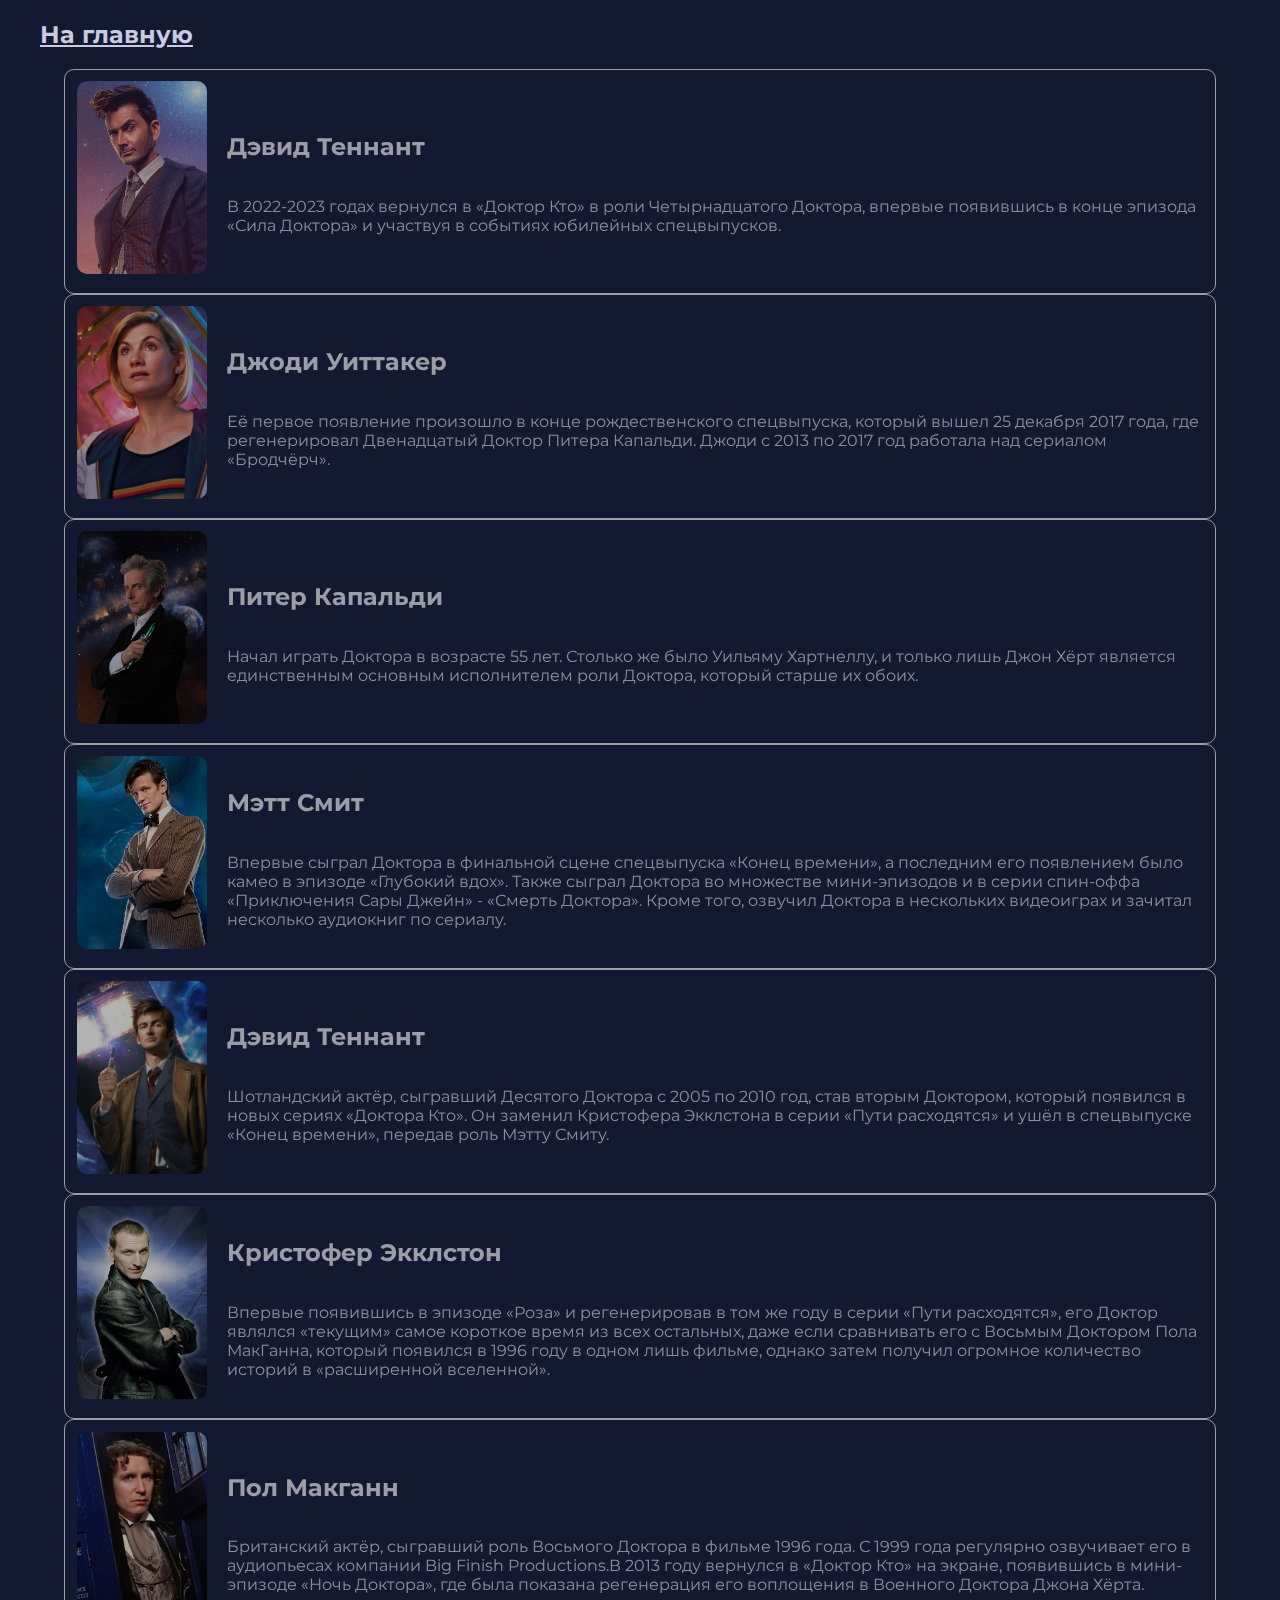
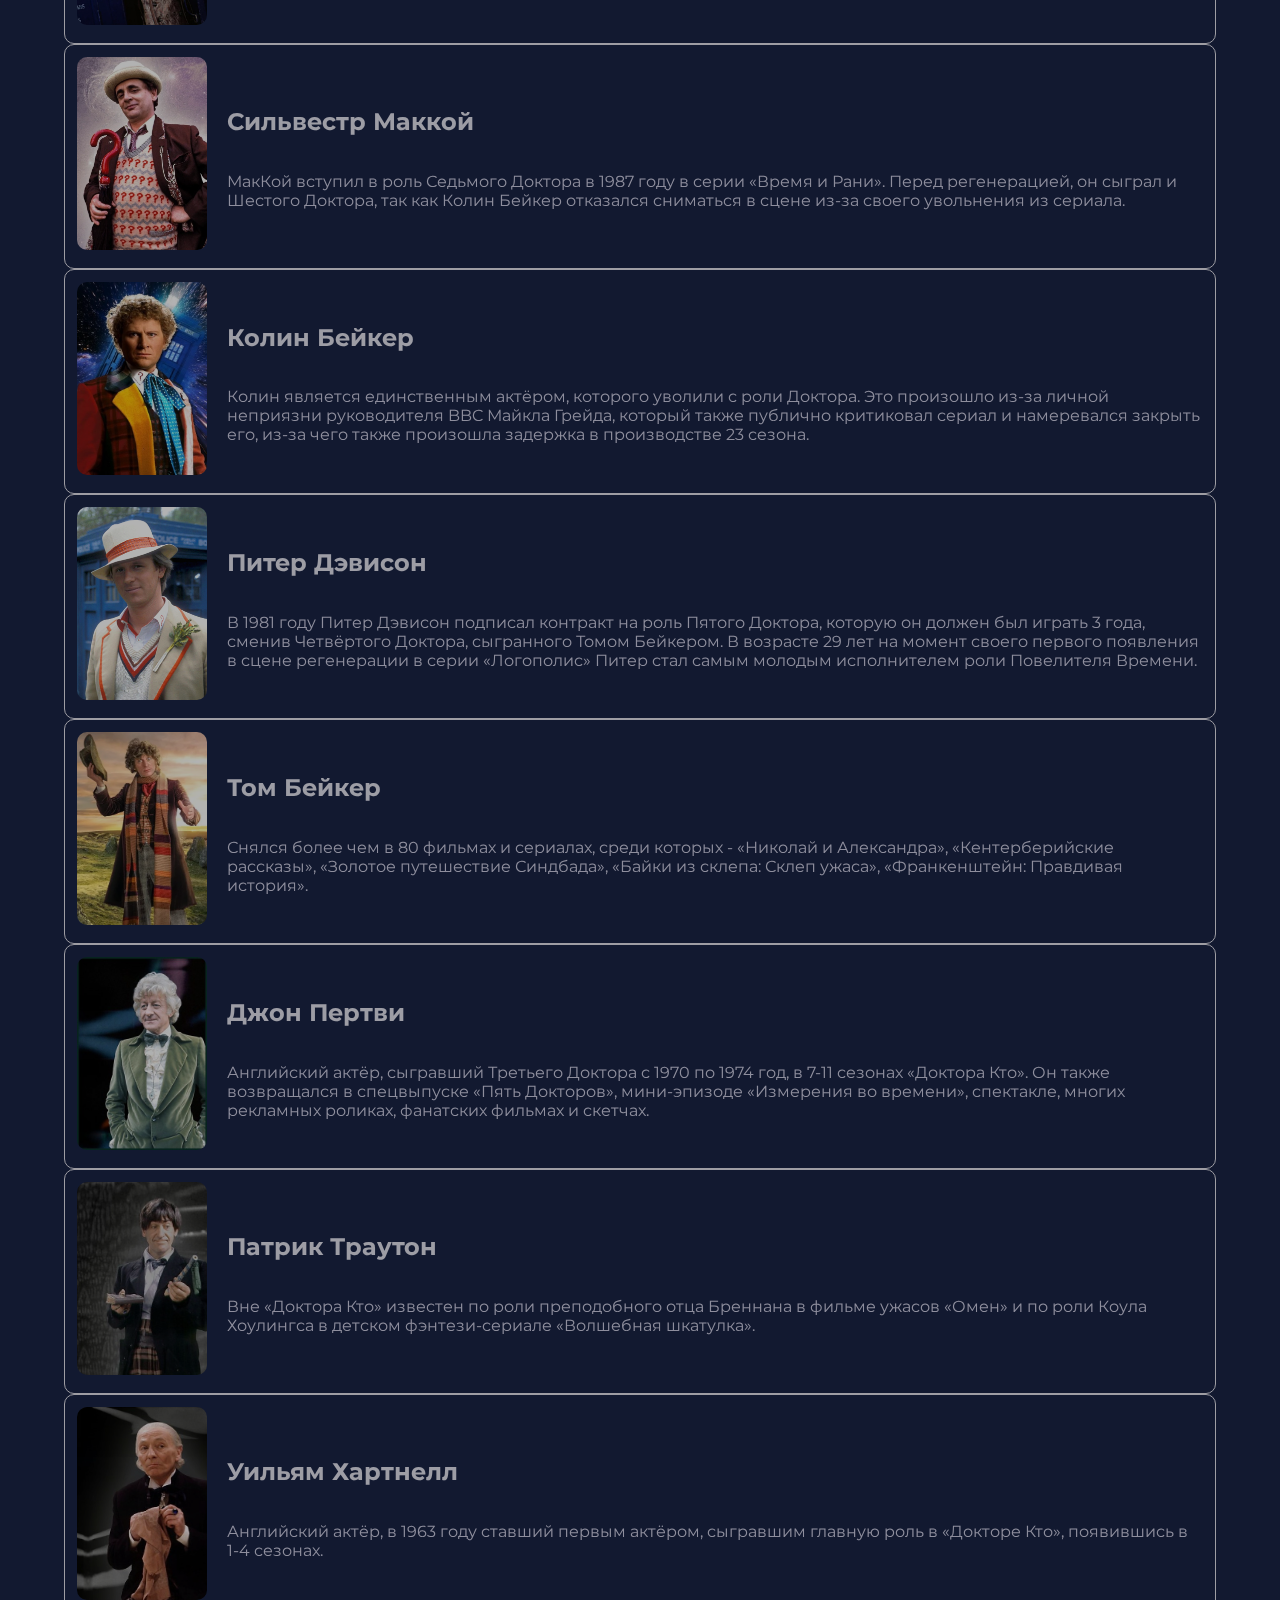
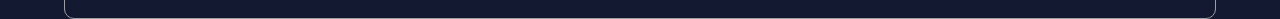
<file: actors_DW.html>
<!DOCTYPE html>
<html lang="en">
<head>
    <meta charset="UTF-8">
    <meta name="viewport" content="width=device-width, initial-scale=1.0">
    <title>DW</title>
    <link rel="icon" href="images/favicon.png" type="image/x-icon">
    <link rel="preconnect" href="https://fonts.googleapis.com">
    <link rel="stylesheet" href="css/main.css">
    <link rel="stylesheet"  href="css/actors.css">


</head>


<body>
   
    <header>
        <h2> <a href="index.html">На главную</a></h2>
    </header>

  
    <div class = "flex-page">
        <div class = "flex-container">
        <div class="img-cont"  > <img src="images/Doc14.jpg" alt="Doc14"></div>
        <div><h2>Дэвид Теннант</h2>
                <div class = "flex-cont-info"> 
                    <p>В 2022-2023 годах вернулся в «Доктор Кто» в роли Четырнадцатого Доктора, впервые появившись в конце эпизода «Сила Доктора» и участвуя в событиях юбилейных спецвыпусков.</p>
                </div>
            </div>
        </div>

        <div class = "flex-container">
            <div class="img-cont"> <img src="images/Doc13.png" alt="Doc13" ></div>
            <div><h2>Джоди Уиттакер</h2>
                <div class = "flex-cont-info"> 
                    <p>Её первое появление произошло в конце рождественского спецвыпуска, который вышел 25 декабря 2017 года, где регенерировал Двенадцатый Доктор Питера Капальди. Джоди с 2013 по 2017 год работала над сериалом «Бродчёрч».</p>
                </div>
            </div>
        </div>

        <div class = "flex-container">
            <div class="img-cont"> <img src="images/Doc12.jpg" alt="Doc12" ></div>
            <div><h2>Питер Капальди</h2>
                <div class = "flex-cont-info"> 
                    <p>Начал играть Доктора в возрасте 55 лет. Столько же было Уильяму Хартнеллу, и только лишь Джон Хёрт является единственным основным исполнителем роли Доктора, который старше их обоих.</p>
                </div>
            </div>
        </div>

        <div class = "flex-container">
            <div class="img-cont"> <img src="images/Doc11.jpg" alt="Doc11" ></div>
            <div><h2>Мэтт Смит</h2>
                <div class = "flex-cont-info"> 
                    <p>Впервые сыграл Доктора в финальной сцене спецвыпуска «Конец времени», а последним его появлением было камео в эпизоде «Глубокий вдох». Также сыграл Доктора во множестве мини-эпизодов и в серии спин-оффа «Приключения Сары Джейн» - «Смерть Доктора». Кроме того, озвучил Доктора в нескольких видеоиграх и зачитал несколько аудиокниг по сериалу.</p>
                </div>
            </div>
        </div>

        <div class = "flex-container">
            <div class="img-cont"> <img src="images/Doc10.jpg" alt="Doc10" ></div>
            <div><h2>Дэвид Теннант</h2>
                <div class = "flex-cont-info"> 
                    <p>Шотландский актёр, сыгравший Десятого Доктора с 2005 по 2010 год, став вторым Доктором, который появился в новых сериях «Доктора Кто». Он заменил Кристофера Экклстона в серии «Пути расходятся» и ушёл в спецвыпуске «Конец времени», передав роль Мэтту Смиту.</p>
                </div>
            </div>
        </div>

        <div class = "flex-container">
            <div class="img-cont"> <img src="images/Doc9.jpg" alt="Doc9"></div>
            <div><h2>Кристофер Экклстон	</h2>
                <div class = "flex-cont-info"> 
                    <p>Впервые появившись в эпизоде «Роза» и регенерировав в том же году в серии «Пути расходятся», его Доктор являлся «текущим» самое короткое время из всех остальных, даже если сравнивать его с Восьмым Доктором Пола МакГанна, который появился в 1996 году в одном лишь фильме, однако затем получил огромное количество историй в «расширенной вселенной».</p>
                </div>
            </div>
        </div>

        <div class = "flex-container">
            <div class="img-cont"> <img src="images/Doc8.jpg" alt="Doc8" ></div>
            <div><h2>Пол Макганн</h2>
                <div class = "flex-cont-info"> 
                    <p>Британский актёр, сыгравший роль Восьмого Доктора в фильме 1996 года. С 1999 года регулярно озвучивает его в аудиопьесах компании Big Finish Productions.В 2013 году вернулся в «Доктор Кто» на экране, появившись в мини-эпизоде «Ночь Доктора», где была показана регенерация его воплощения в Военного Доктора Джона Хёрта.</p>
                </div>
            </div>
        </div>

        <div class = "flex-container">
            <div class="img-cont"> <img src="images/Doc7.png" alt="Doc7"></div>
            <div><h2>Сильвестр Маккой</h2>
                <div class = "flex-cont-info"> 
                    <p>МакКой вступил в роль Седьмого Доктора в 1987 году в серии «Время и Рани». Перед регенерацией, он сыграл и Шестого Доктора, так как Колин Бейкер отказался сниматься в сцене из-за своего увольнения из сериала.</p>
                </div>
            </div>
        </div>

        <div class = "flex-container">
            <div class="img-cont"> <img src="images/Doc6.jpg" alt="Doc6"></div>
            <div><h2>Колин Бейкер</h2>
                <div class = "flex-cont-info"> 
                    <p>Колин является единственным актёром, которого уволили с роли Доктора. Это произошло из-за личной неприязни руководителя BBC Майкла Грейда, который также публично критиковал сериал и намеревался закрыть его, из-за чего также произошла задержка в производстве 23 сезона.</p>
                </div>
            </div>
        </div>

        <div class = "flex-container">
            <div class="img-cont"> <img src="images/Doc5.jpg" alt="Doc5" ></div>
            <div><h2>Питер Дэвисон</h2>
                <div class = "flex-cont-info"> 
                    <p>В 1981 году Питер Дэвисон подписал контракт на роль Пятого Доктора, которую он должен был играть 3 года, сменив Четвёртого Доктора, сыгранного Томом Бейкером. В возрасте 29 лет на момент своего первого появления в сцене регенерации в серии «Логополис» Питер стал самым молодым исполнителем роли Повелителя Времени.</p>
                </div>
            </div>
        </div>

        <div class = "flex-container">
            <div class="img-cont"> <img src="images/Doc4.webp" alt="Doc4" ></div>
            <div><h2>Том Бейкер</h2>
                <div class = "flex-cont-info"> 
                    <p>Снялся более чем в 80 фильмах и сериалах, среди которых - «Николай и Александра», «Кентерберийские рассказы», «Золотое путешествие Синдбада», «Байки из склепа: Склеп ужаса», «Франкенштейн: Правдивая история».</p>
                </div>
            </div>
        </div>

        <div class = "flex-container">
            <div class="img-cont"> <img src="images/Doc3.jpg" alt="Doc3" ></div>
            <div><h2>Джон Пертви</h2>
                <div class = "flex-cont-info"> 
                    <p>Английский актёр, сыгравший Третьего Доктора с 1970 по 1974 год, в 7-11 сезонах «Доктора Кто». Он также возвращался в спецвыпуске «Пять Докторов», мини-эпизоде «Измерения во времени», спектакле, многих рекламных роликах, фанатских фильмах и скетчах.</p>
                </div>
            </div>
        </div>

        <div class = "flex-container">
            <div class="img-cont"> <img src="images/Doc2.jpg" alt="Doc2"></div>
            <div><h2>Патрик Траутон</h2>
                <div class = "flex-cont-info"> 
                    <p>Вне «Доктора Кто» известен по роли преподобного отца Бреннана в фильме ужасов «Омен» и по роли Коула Хоулингса в детском фэнтези-сериале «Волшебная шкатулка».</p>
                </div>
            </div>
        </div>

        <div class = "flex-container">
            <div class="img-cont"> <img src="images/Doc1.jpg" alt="Doc1" ></div>
            <div><h2>Уильям Хартнелл</h2>
                <div class = "flex-cont-info"> 
                    <p>Английский актёр, в 1963 году ставший первым актёром, сыгравшим главную роль в «Докторе Кто», появившись в 1-4 сезонах.</p>
                </div>
            </div>
        </div>


     </div>



</body>
</html>
</file>
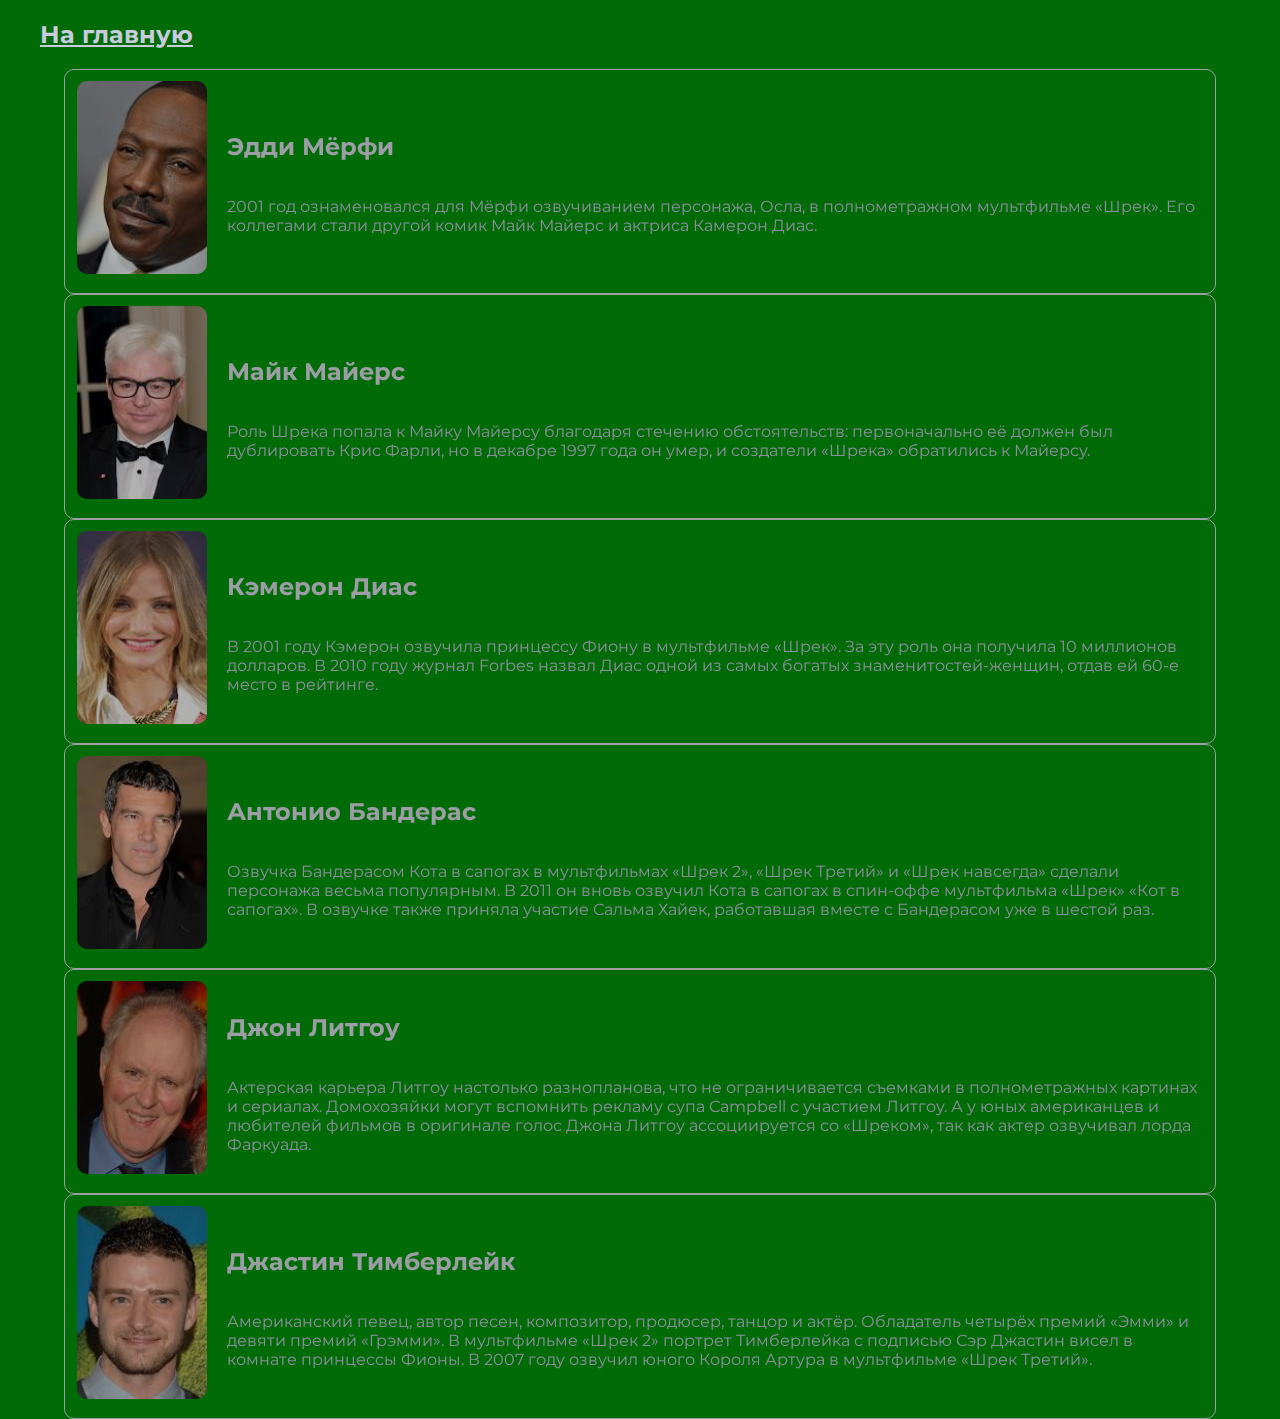
<file: actors_Shrek.html>
<!DOCTYPE html>
<html lang="en">
<head>
    <meta charset="UTF-8">
    <meta name="viewport" content="width=device-width, initial-scale=1.0">
    <title>Шрек</title>
    <link rel="icon" href="images/quran.png" type="image/x-icon">
    <link rel="preconnect" href="https://fonts.googleapis.com">
    <link rel="stylesheet" href="css/main.css">
    <link rel="stylesheet"  href="css/actors.css">

    <link rel="stylesheet"  href="css/actors_shrek.css">


</head>


<body>
   
    <header>
        <h2> <a href="index.html">На главную</a></h2>
    </header>

  
    <div class = "flex-page">
        <div class = "flex-container">
        <div class="img-cont"  > <img src="images_shrek_actors/eddymurphy.jpg" alt="eddy"></div>
        <div><h2>Эдди Мёрфи</h2>
                <div class = "flex-cont-info"> 
                    <p>2001 год ознаменовался для Мёрфи озвучиванием персонажа, Осла, в полнометражном мультфильме «Шрек». Его коллегами стали другой комик Майк Майерс и актриса Камерон Диас.</p>
                </div>
            </div>
        </div>

        <div class = "flex-container">
            <div class="img-cont"> <img src="images_shrek_actors/mikemayers.jpg" alt="mike" ></div>
            <div><h2>Майк Майерс</h2>
                <div class = "flex-cont-info"> 
                    <p>Роль Шрека попала к Майку Майерсу благодаря стечению обстоятельств: первоначально её должен был дублировать Крис Фарли, но в декабре 1997 года он умер, и создатели «Шрека» обратились к Майерсу.</p>
                </div>
            </div>
        </div>


        <div class = "flex-container">
            <div class="img-cont"> <img src="images_shrek_actors/Woman.jpg" alt="woman" ></div>
            <div><h2>Кэмерон Диас</h2>
                <div class = "flex-cont-info"> 
                    <p>В 2001 году Кэмерон озвучила принцессу Фиону в мультфильме «Шрек». За эту роль она получила 10 миллионов долларов. В 2010 году журнал Forbes назвал Диас одной из самых богатых знаменитостей-женщин, отдав ей 60-е место в рейтинге.  </p>
                </div>
            </div>
        </div>

        <div class = "flex-container">
            <div class="img-cont"> <img src="images_shrek_actors/AntinioBan.jpg" alt="antban" ></div>
            <div><h2>Антонио Бандерас</h2>
                <div class = "flex-cont-info"> 
                    <p>Озвучка Бандерасом Кота в сапогах в мультфильмах «Шрек 2», «Шрек Третий» и «Шрек навсегда» сделали персонажа весьма популярным. В 2011 он вновь озвучил Кота в сапогах в спин-оффе мультфильма «Шрек» «Кот в сапогах». В озвучке также приняла участие Сальма Хайек, работавшая вместе с Бандерасом уже в шестой раз.</p>
                </div>
            </div>
        </div>

        <div class = "flex-container">
            <div class="img-cont"> <img src="images_shrek_actors/John.jpg" alt="john"></div>
            <div><h2>Джон Литгоу</h2>
                <div class = "flex-cont-info"> 
                    <p>Актерская карьера Литгоу настолько разнопланова, что не ограничивается съемками в полнометражных картинах и сериалах. Домохозяйки могут вспомнить рекламу супа Campbell с участием Литгоу. А у юных американцев и любителей фильмов в оригинале голос Джона Литгоу ассоциируется со «Шреком», так как актер озвучивал лорда Фаркуада.</p>
                </div>
            </div>
        </div>

        <div class = "flex-container">
            <div class="img-cont"> <img src="images_shrek_actors/JustinTimberlandorsmth.jpg" alt="timberlake" ></div>
            <div><h2>Джастин Тимберлейк</h2>
                <div class = "flex-cont-info"> 
                    <p>Американский певец, автор песен, композитор, продюсер, танцор и актёр. Обладатель четырёх премий «Эмми» и девяти премий «Грэмми». В мультфильме «Шрек 2» портрет Тимберлейка с подписью Сэр Джастин висел в комнате принцессы Фионы. В 2007 году озвучил юного Короля Артура в мультфильме «Шрек Третий».</p>
                </div>
            </div>
        </div>

        

     </div>

     <script src="javascript/shrek_chars_bg.js" ></script>
</body>
</html>
</file>
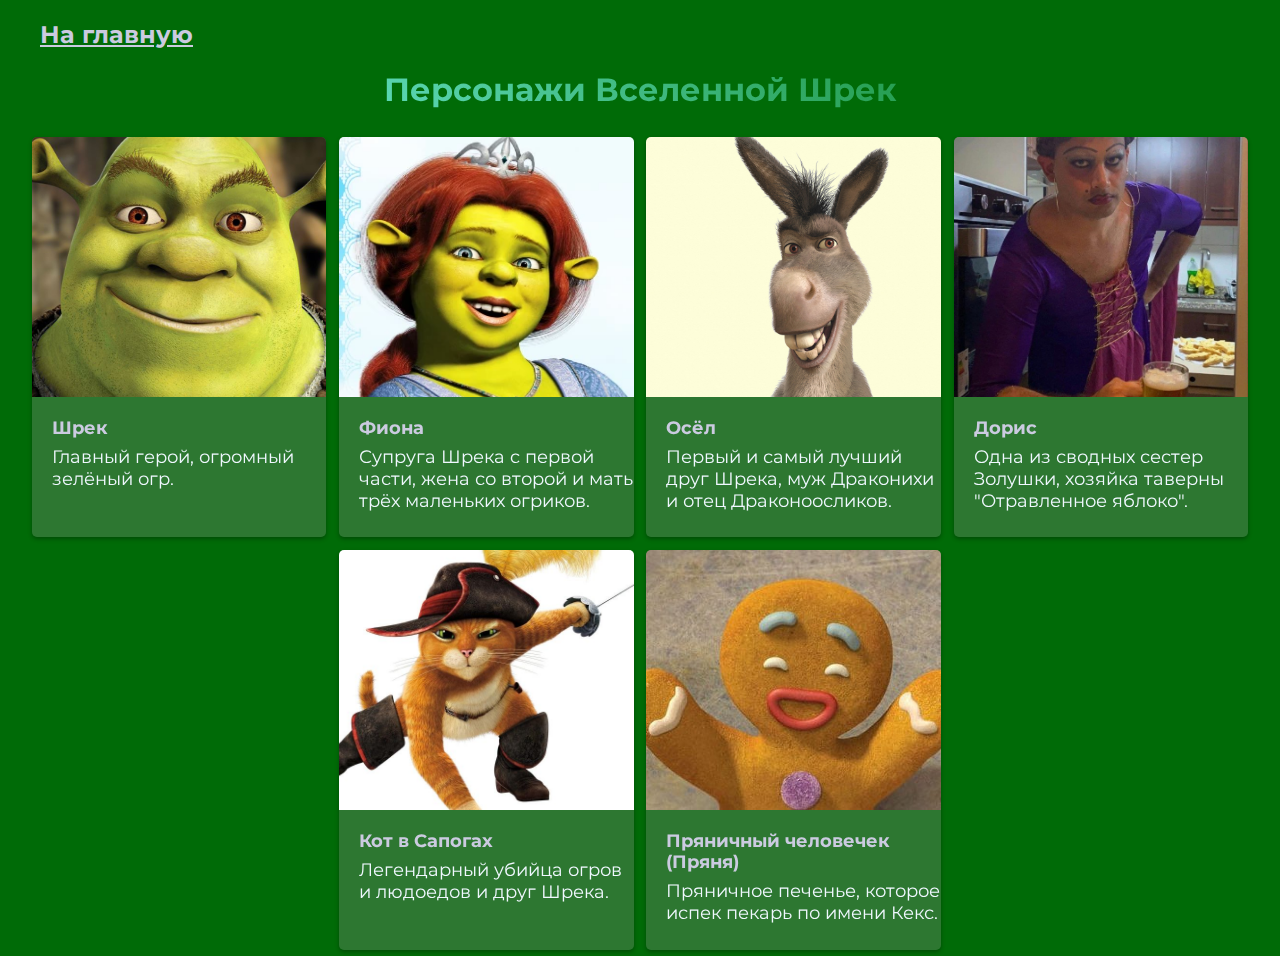
<file: characters_Shrek.html>
<!DOCTYPE html>
<html lang="en">
<head>
    <meta charset="UTF-8">
    <meta name="viewport" content="width=device-width, initial-scale=1.0">
    <title>Шрек</title>
    <link rel="stylesheet" href="css/main.css">
    <link rel="stylesheet"  href="css/chars.css">
    <link rel="stylesheet" href="css/shrek_color_scheme.css">
    
    <link rel="icon" href="images/quran.png" type="image/x-icon">
    <link rel="preconnect" href="https://fonts.googleapis.com">
  
</head>


<body>
   
    <header >
        <h2 class = "Back_btn"> <a href="index.html">На главную</a></h2>
        <h1 class="testh"><span class="facts">Персонажи Вселенной Шрек</span></h1>
    </header>


<div class="card-container">

    <div class="card">
      <div class="card__image" id="card-1">
        <img src="images_chars_shrek/shrek.jpg" alt="" >
        <div class="card_info">
                <h6 class="name">Шрек</h6>
                <p id="fact">Главный герой, огромный зелёный огр.</p>
        </div>
      </div>
    </div>
    
    <div class="card">
        <div class="card__image" id="card-2">
          <img src="images_chars_shrek/fiona.webp" alt="" >
          <div class="card_info">  
                  <h6 class="name">Фиона</h6>
                  <p id="fact">Супруга Шрека c первой части, жена со второй и мать трёх маленьких огриков.</p>
          </div>
        </div>
      </div>

      <div class="card">
        <div class="card__image" id="card-6">
          <img src="images_chars_shrek/asshole.jpg" alt="" >
          <div class="card_info">
             
                  <h6 class="name">Осёл</h6>
                  <p id="fact">Первый и самый лучший друг Шрека, муж Драконихи и отец Драконоосликов.</p>
          </div>
        </div>
      </div>

      <div class="card">
        <div class="card__image" id="card-3"> 
          <img src="images_chars_shrek/Doris.jpg" alt="" >
          <div class="card_info">
                  <h6 class="name">Дорис</h6>
                  <p id="fact">Одна из сводных сестер Золушки, хозяйка таверны "Отравленное яблоко".</p>
          </div>
        </div>
      </div>
    
      <div class="card">
        <div class="card__image" id="card-4">
          <img src="images_chars_shrek/kot-v-sapogah.jpg" alt="" >
          <div class="card_info">
             
                  <h6 class="name">Кот в Сапогах</h6>
                  <p id="fact">Легендарный убийца огров и людоедов и друг Шрека.</p>
          </div>
        </div>
      </div>
    
      <div class="card">
        <div class="card__image" id="card-5">
          <img src="images_chars_shrek/pryanya.jpg" alt="" >
          <div class="card_info">
                  <h6 class="name">Пряничный человечек (Пряня)</h6>
                  <p id="fact">Пряничное печенье, которое испек пекарь по имени Кекс.</p>
          </div>
        </div>
      </div>

      

  </div>


    <script src="javascript/shrek_chars_bg.js" ></script>

</body>
</html>
</file>
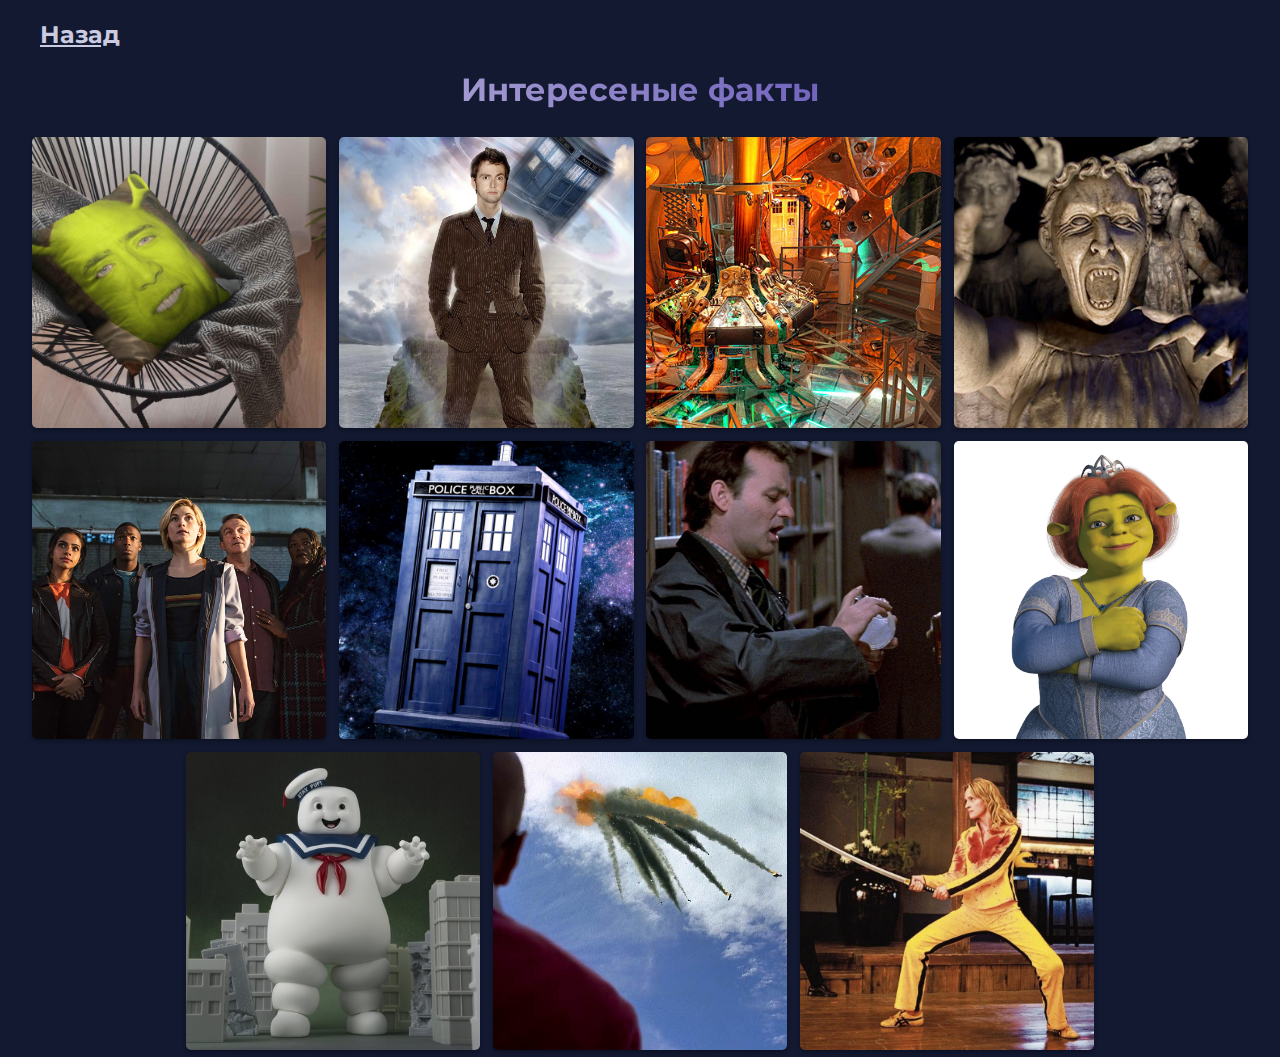
<file: facts.html>
<!DOCTYPE html>
<html lang="en">
<head>
    <meta charset="UTF-8">
    <meta name="viewport" content="width=device-width, initial-scale=1.0">
    <title>Факты</title>
    <link rel="stylesheet" href="css/main.css">
    <link rel="stylesheet"  href="css/facts.css">
    <link rel="icon" href="images/quran.png" type="image/x-icon">
    <link rel="preconnect" href="https://fonts.googleapis.com">
  


</head>


<body>
   
    <header >
        <h2 class = "Back_btn"> <a href="index.html">Назад</a></h2>
        <h1 class="testh"><span class="facts">Интересеные факты</span></h1>
    </header>


<div class="card-container">

    <div class="card">
      <div class="card__image" id="card-1">
          <img src="images_facts/Nicolas-Cage-Shrek-Meme-Pillow-5.jpg" alt="" >
        <div class="card_info"><p id="fact">Исполнить роль Шрека предлагали Николасу Кейджу, но он отказался ассоциировать себя таким персонажем ему не хотелось.</p></div>
      </div>
    </div>
    
    <div class="card">
      <div class="card__image" id="card-2">
          <img src="images_facts/David-Tennant-Doctor-Who.jpg" alt="" >
        <div class="card_info"><p id="fact">Все костюмы Дэвида Теннанта (включая пиджаки) сделаны из перешитых брюк.</p></div>
      </div>
    </div>
      
    
    <div class="card">
      <div class="card__image" id="card-3">
          <img src="images_facts/tardis-console.jpg" alt="" >
        <div class="card_info"><p id="fact">ТАРДИС имеет шестистороннюю консоль управления, потому что она была разработана для шести управляющих.</p></div>
      </div>
    </div>
      
    
    <div class="card">
      <div class="card__image" id="card-4">
          <img src="images_facts/angels.jpg" alt="" >
        <div class="card_info"><p id="fact">Плачущие Ангелы были вдохновлены вырезанной фигурой на кладбище, которое Стивен Моффат часто видел, когда ездил на отдых.</p></div>
      </div>
    </div>

    
    <div class="card">
      <div class="card__image" id="card-5">
          <img src="images_facts/13doctor.jpg" alt="" >
        <div class="card_info"><p id="fact">Джоди Уиттакер стала первой женщиной, официально сыгравшей Доктора.</p></div>
      </div>
    </div>
      

    <div class="card">
      <div class="card__image" id="card-6">
          <img src="images_facts/tardis.jpg" alt="" >
        <div class="card_info"><p id="fact">ТАРДИС хрипит и стонет во время посадки, потому что Доктор не снимает её с тормозов.</p></div>
      </div>
    </div>

    <div class="card">
      <div class="card__image" id="card-5">
          <img src="images_facts/murray.jpg" alt="" >
        <div class="card_info"><p id="fact">Практически все сцены в фильме сняли не по сценарию. Его меняли на ходу. А Билл Мюррей был настолько недоволен диалогами в фильме, что поменял абсолютно все диалоги своего героя.</p></div>
      </div>
    </div>

    <div class="card">
      <div class="card__image" id="card-6">
          <img src="images_facts/fiona-3696.jpg" alt="" >
        <div class="card_info"><p id="fact">На создание «лучшей прически» для Фионы у художников ушло 9 месяцев.</p></div>
      </div>
    </div>

    <div class="card">
      <div class="card__image" id="card-7">
          <img src="images_facts/pufftman.jpg" alt="" >
        <div class="card_info"><p id="fact">Для «Зефирного человека» было сделано несколько костюмов. Каждый из них стоил по 20 тысяч долларов. Три костюма уничтожили во время съёмок.</p></div>
      </div>
    </div>

    <div class="card">
      <div class="card__image" id="card-8">
          <img src="images_facts/737.jpg" alt="" >
        <div class="card_info"><p id="fact">Названия последних четырех эпизодов второго сезона «Во все тяжкие» составляют анаграмму «737 разбился над Альбукерке».</p></div>
      </div>
    </div>

    <div class="card">
      <div class="card__image" id="card-9">
          <img src="images_facts/turman.jpg" alt="" >
        <div class="card_info"><p id="fact">Желтый костюм Чёрной Мамбы — дань уважения подобным костюмам Брюса Ли в фильме «Игра смерти».</p></div>
      </div>
    </div>
   
  </div>
  
  
    <script src="javascript/facts.js"></script>
</body>
</html>
</file>
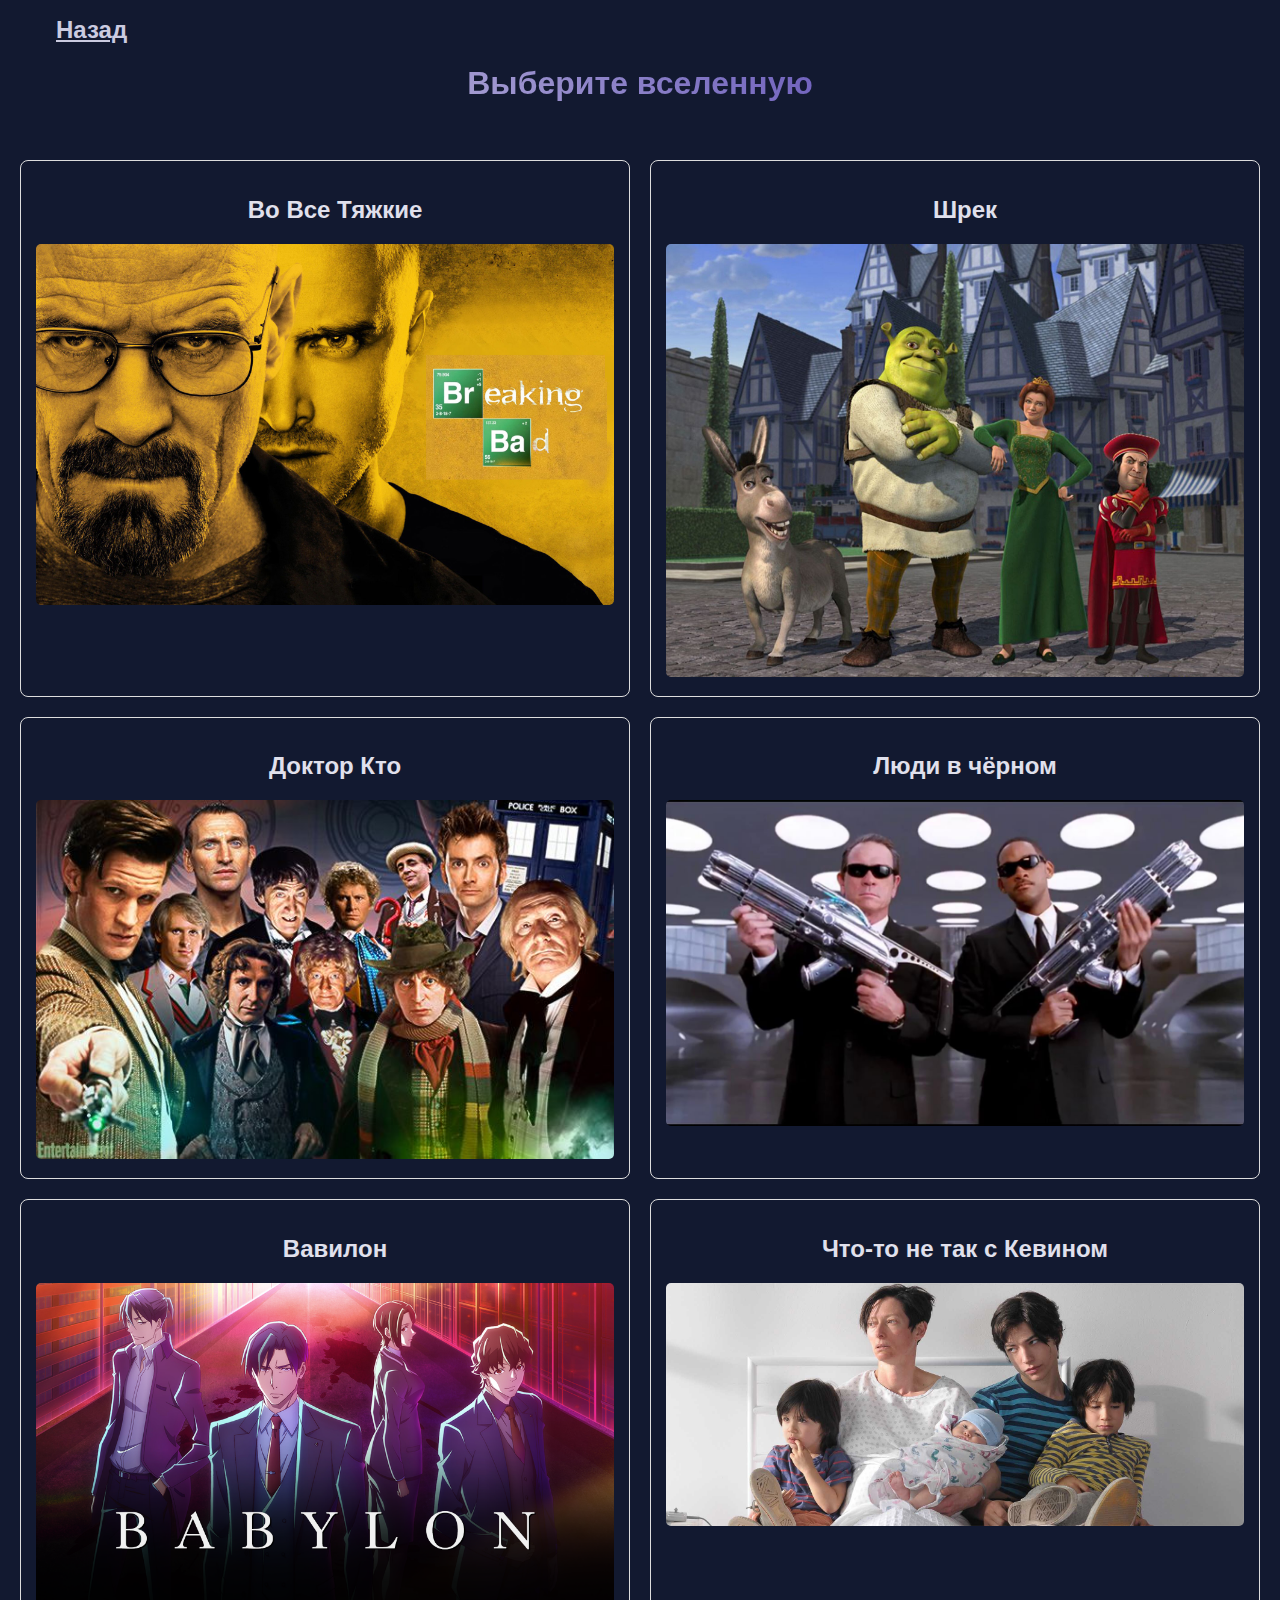
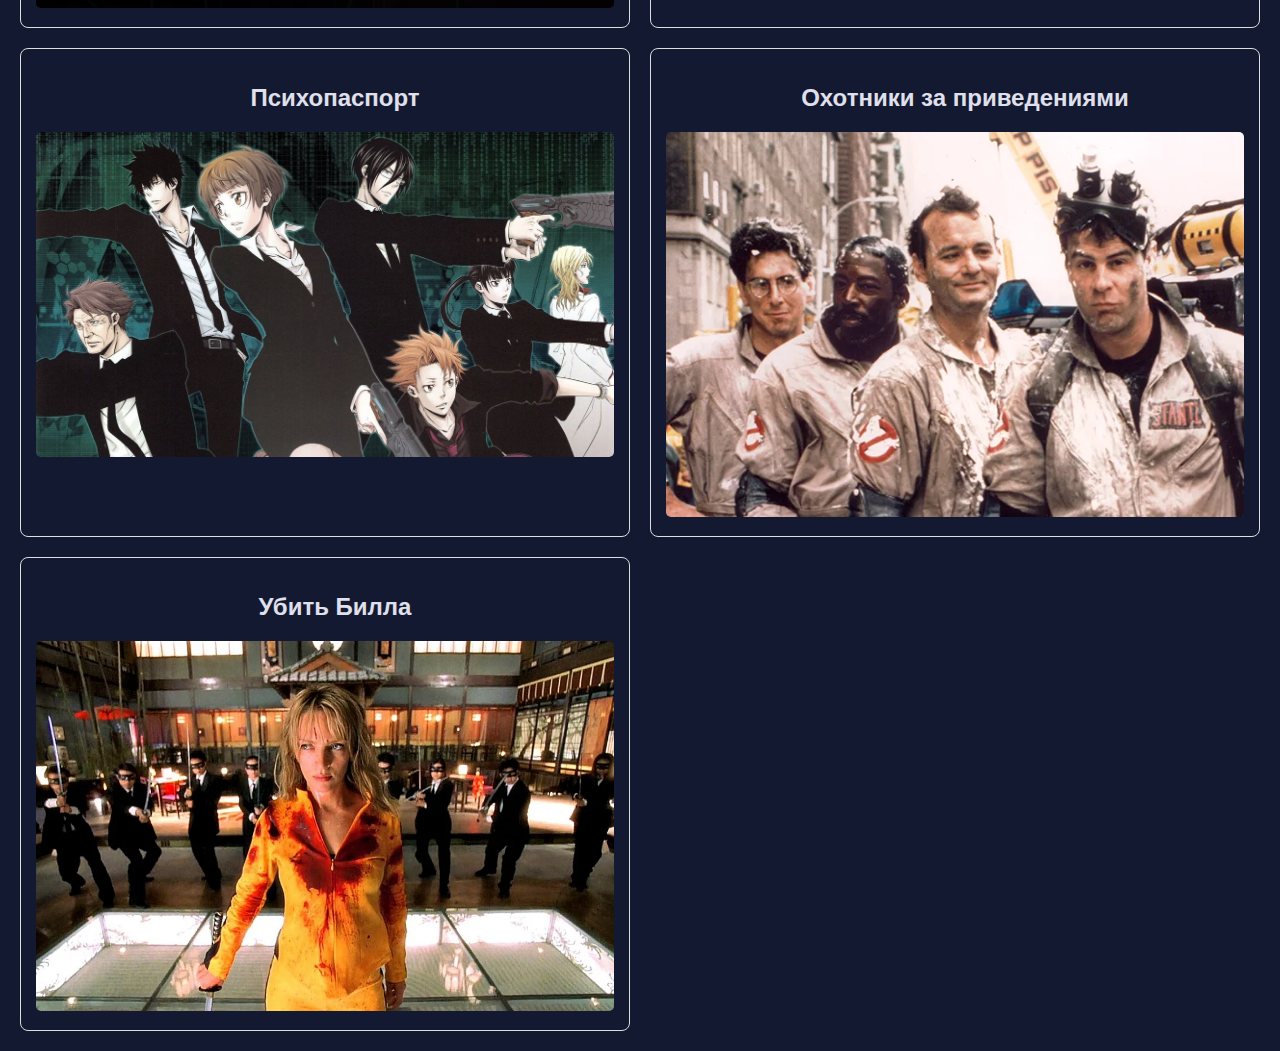
<file: universe.html>
<!DOCTYPE html>
<html lang="en">
<head>
    <meta charset="UTF-8">
    <meta name="viewport" content="width=device-width, initial-scale=1.0">
    <title>Актёры из Вселенной...</title>
    <link rel="icon" href="images/quran.png" type="image/x-icon">
    <link rel="preconnect" href="https://fonts.googleapis.com">
    <link rel="stylesheet"  href="css/universe.css">


    <title>Выбор киновселенной и актеров</title>
    <style>
       
    </style>
</head>
<body>

    <header >
        <h2 class = "Back_btn"> <a href="index.html">Назад</a></h2>
        <h1 class="h">Выберите вселенную</h1>
    </header>
    <main>
   
            <a href="actors_DW.html" class="universe-link" ><div class="universe-card">
                    <h2>Во Все Тяжкие</h2>
                    <img src="images_universe/Breaking-Bad.jpg" alt="Bbad">
            </div>  </a>

            
            <a href="actors_Shrek.html" class="universe-link"><div class="universe-card">
                    <h2>Шрек</h2>
                    <img src="images_universe/shrek_universe.jpg" alt="shrek">
            </div></a>
        
        
            <a href="actors_DW.html" class="universe-link"><div class="universe-card">  
                    <h2>Доктор Кто</h2>
                    <img src="images_universe/DW.jpg" alt="Вселенная 1">
            </div></a>

            <a href="actors_DW.html" class="universe-link" ><div class="universe-card">
                <h2>Люди в чёрном</h2>
                <img src="images_universe/MIB.jpg" alt="Вселенная 2">
            </div></a>

            <a href="actors_DW.html" class="universe-link" ><div class="universe-card">
                <h2>Вавилон</h2>
                <img src="images_universe/babylon.png" alt="Вселенная 1">

            </div></a>

            <a href="actors_DW.html" class="universe-link" ><div class="universe-card">
                <h2>Что-то не так с Кевином</h2>
                <img src="images_universe/we-need-to-talk-about-kevin1.jpg" alt="Вселенная 2">
            </div></a>

            <a href="actors_DW.html" class="universe-link" ><div class="universe-card">
                <h2>Психопаспорт</h2>
                <img src="images_universe/pshypass1.jpg" alt="Вселенная 1">
            </div></a>

            <a href="actors_DW.html" class="universe-link" ><div class="universe-card">
                <h2>Охотники за приведениями</h2>
                <img src="images_universe/s-ghostbusters.webp" alt="Вселенная 2">
            </div></a>

            <a href="actors_DW.html" class="universe-link" ><div class="universe-card">
                <h2>Убить Билла</h2>
                <img src="images_universe/killbill.webp" alt="Вселенная 2">
            </div></a>
   
    </main>

</body>
</html>
</file>
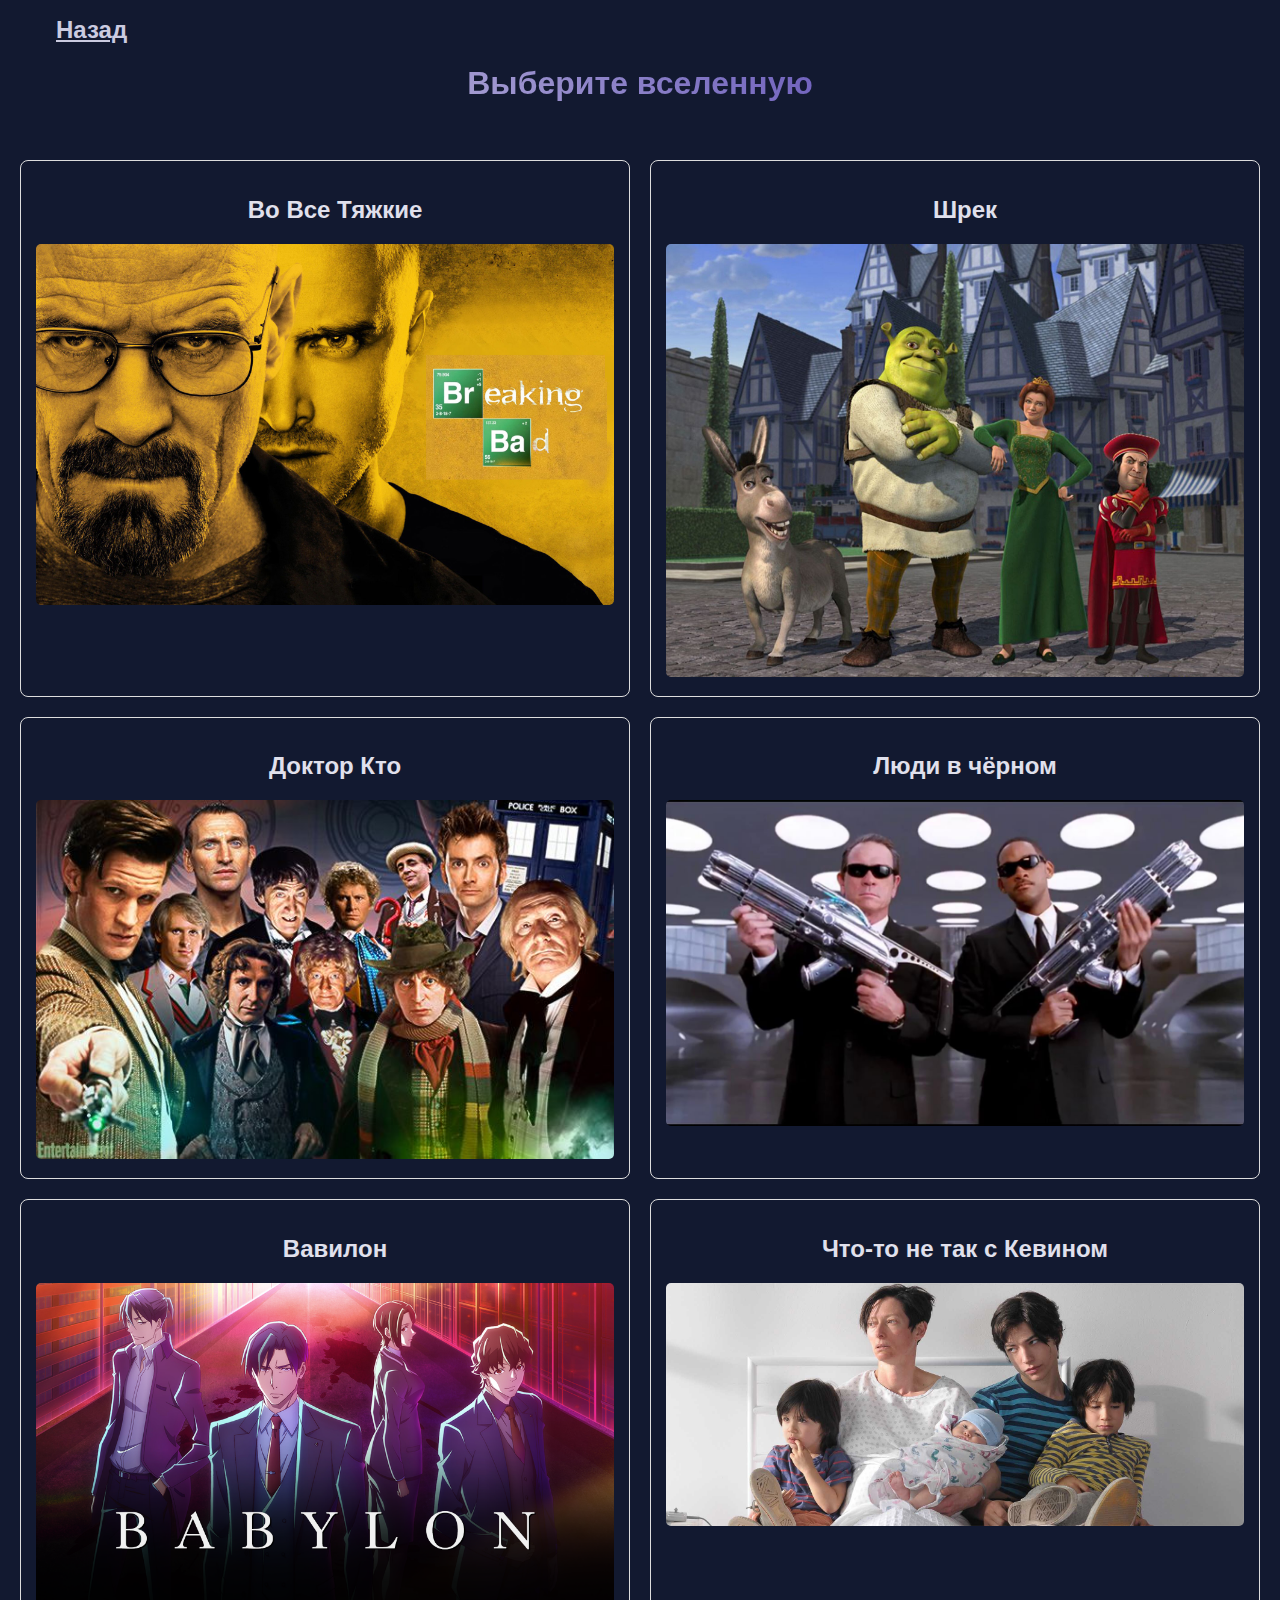
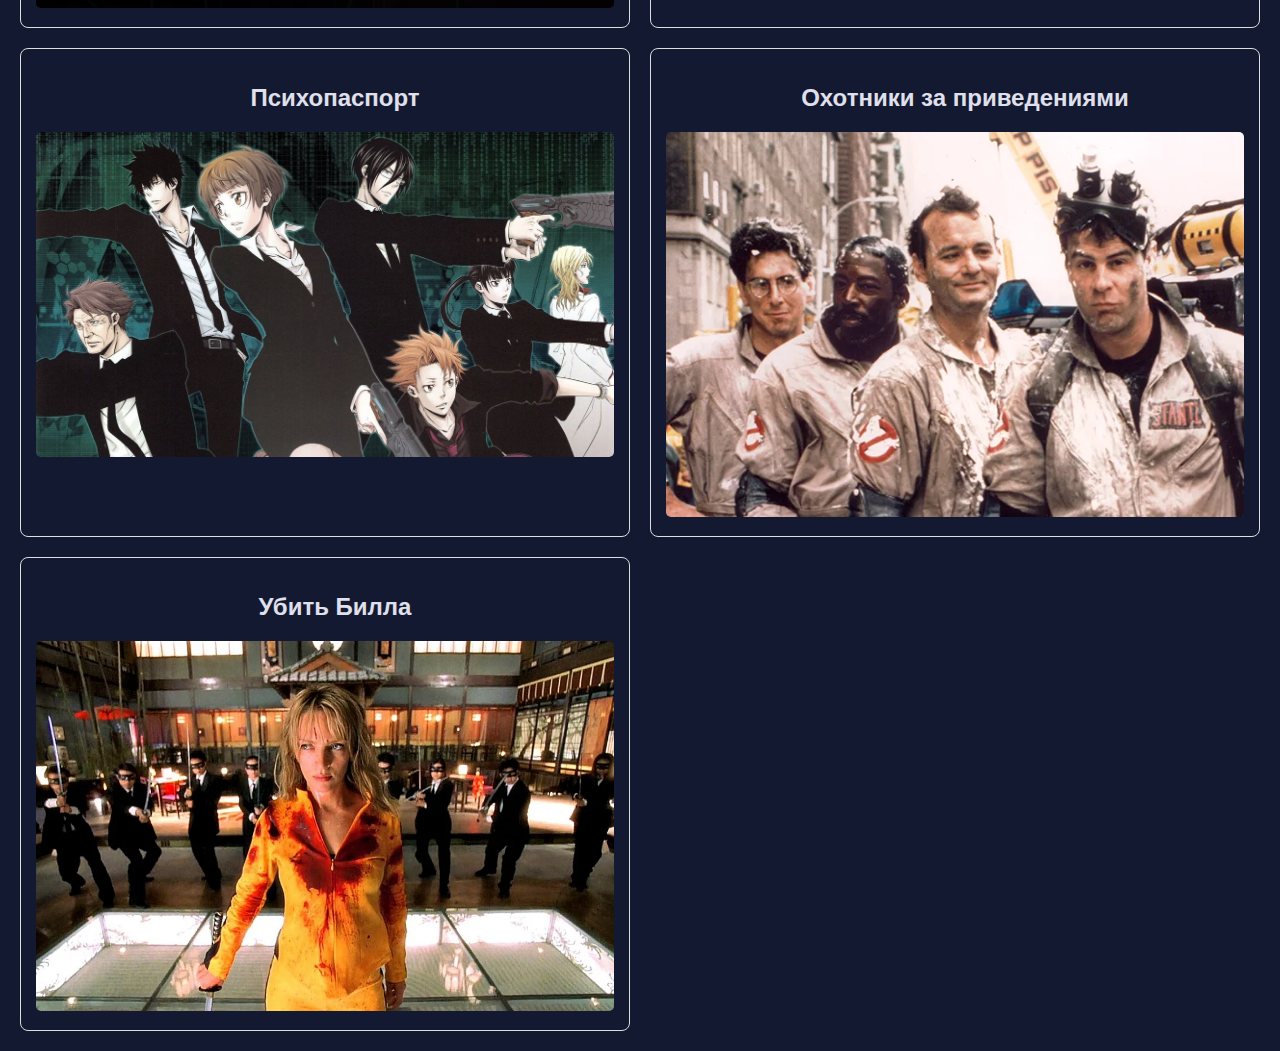
<file: universe_chars.html>
<!DOCTYPE html>
<html lang="en">
<head>
    <meta charset="UTF-8">
    <meta name="viewport" content="width=device-width, initial-scale=1.0">
    <title>Пресонажи Вселенной...</title>
    <link rel="icon" href="images/quran.png" type="image/x-icon">
    <link rel="preconnect" href="https://fonts.googleapis.com">
    <link rel="stylesheet"  href="css/universe.css">


    <title>Выбор киновселенной и актеров</title>
    <style>
       
    </style>
</head>
<body>

    <header >
        <h2 class = "Back_btn"> <a href="index.html">Назад</a></h2>
        <h1 class="h">Выберите вселенную</h1>
    </header>
    <main>
   
            <a href="actors_DW.html" class="universe-link" ><div class="universe-card">
                    <h2>Во Все Тяжкие</h2>
                    <img src="images_universe/Breaking-Bad.jpg" alt="Bbad">
            </div>  </a>

            
            <a href="characters_Shrek.html" class="universe-link"><div class="universe-card">
                    <h2>Шрек</h2>
                    <img src="images_universe/shrek_universe.jpg" alt="shrek">
            </div></a>
        
        
            <a href="actors_DW.html" class="universe-link"><div class="universe-card">  
                    <h2>Доктор Кто</h2>
                    <img src="images_universe/DW.jpg" alt="Вселенная 1">
            </div></a>

            <a href="actors_DW.html" class="universe-link" ><div class="universe-card">
                <h2>Люди в чёрном</h2>
                <img src="images_universe/MIB.jpg" alt="Вселенная 2">
            </div></a>

            <a href="actors_DW.html" class="universe-link" ><div class="universe-card">
                <h2>Вавилон</h2>
                <img src="images_universe/babylon.png" alt="Вселенная 1">

            </div></a>

            <a href="actors_DW.html" class="universe-link" ><div class="universe-card">
                <h2>Что-то не так с Кевином</h2>
                <img src="images_universe/we-need-to-talk-about-kevin1.jpg" alt="Вселенная 2">
            </div></a>

            <a href="actors_DW.html" class="universe-link" ><div class="universe-card">
                <h2>Психопаспорт</h2>
                <img src="images_universe/pshypass1.jpg" alt="Вселенная 1">
            </div></a>

            <a href="actors_DW.html" class="universe-link" ><div class="universe-card">
                <h2>Охотники за приведениями</h2>
                <img src="images_universe/s-ghostbusters.webp" alt="Вселенная 2">
            </div></a>

            <a href="actors_DW.html" class="universe-link" ><div class="universe-card">
                <h2>Убить Билла</h2>
                <img src="images_universe/killbill.webp" alt="Вселенная 2">
            </div></a>
   
    </main>

</body>
</html>
</file>
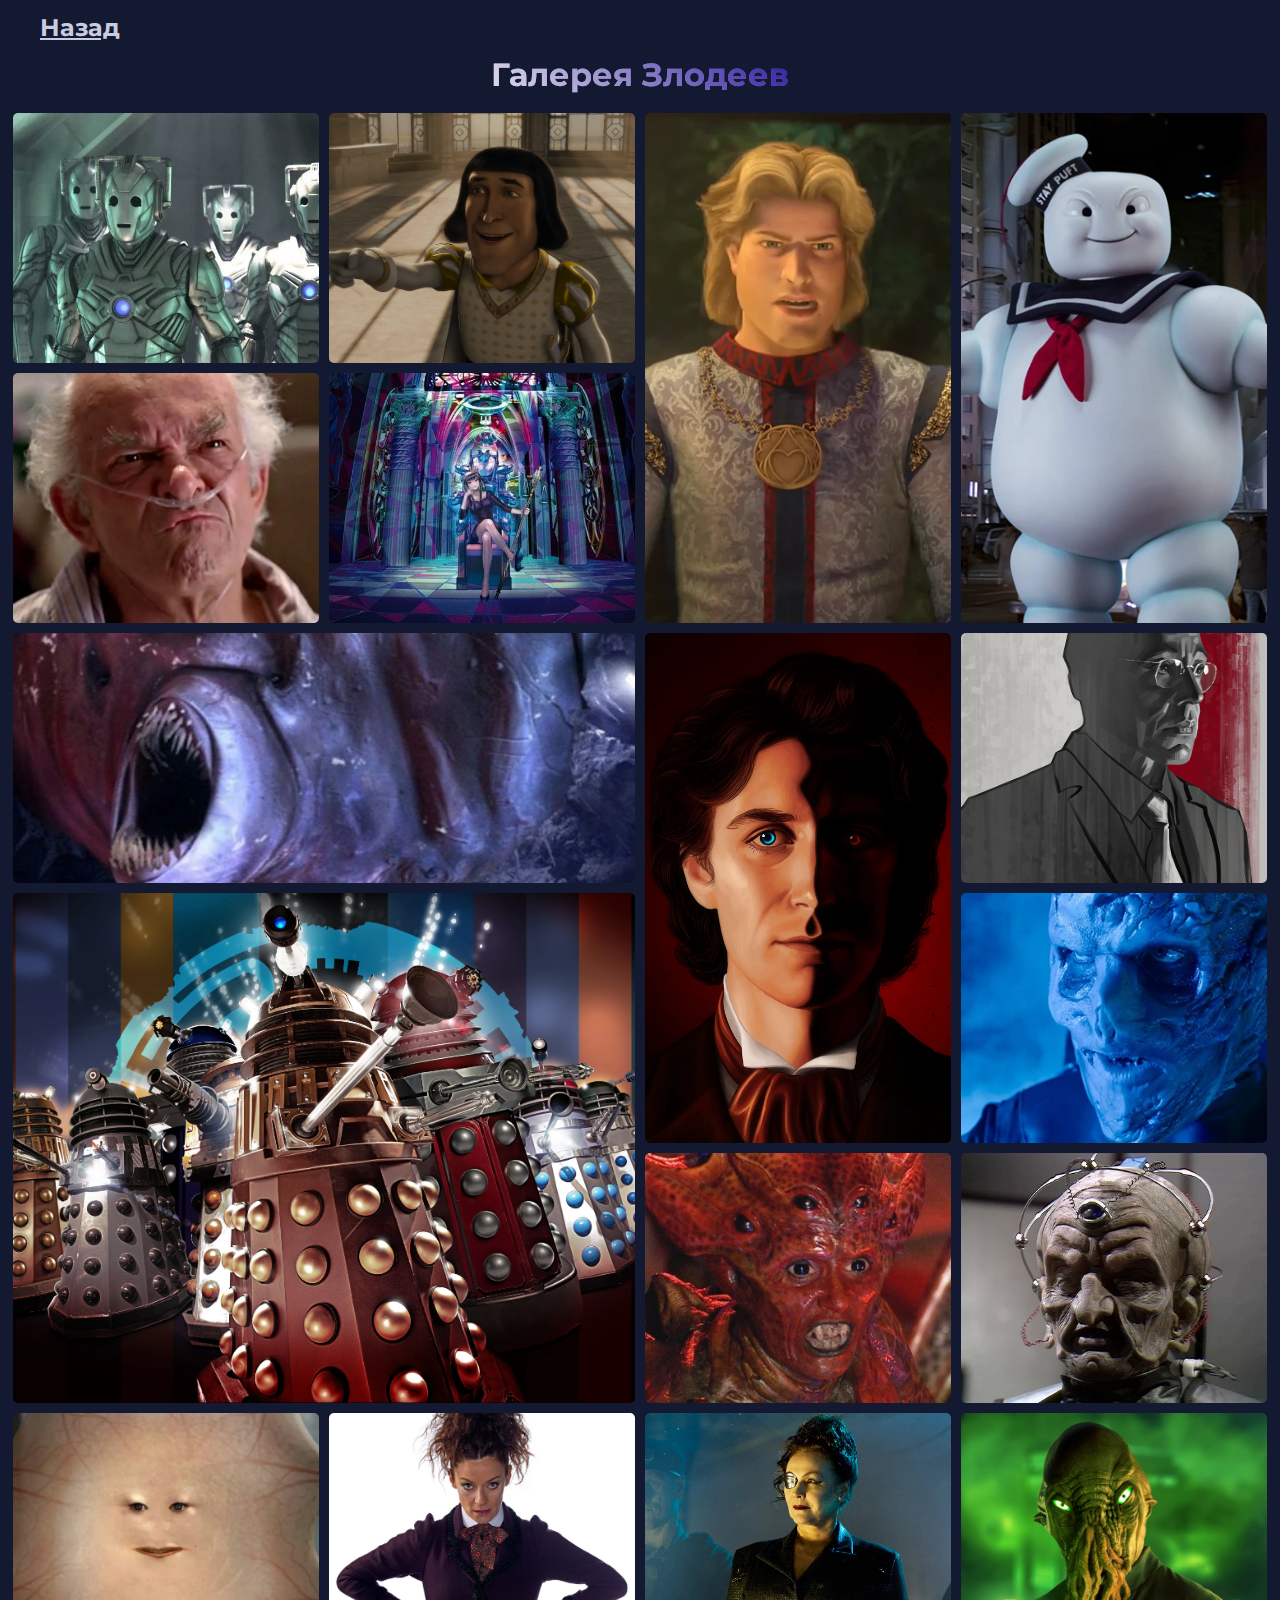
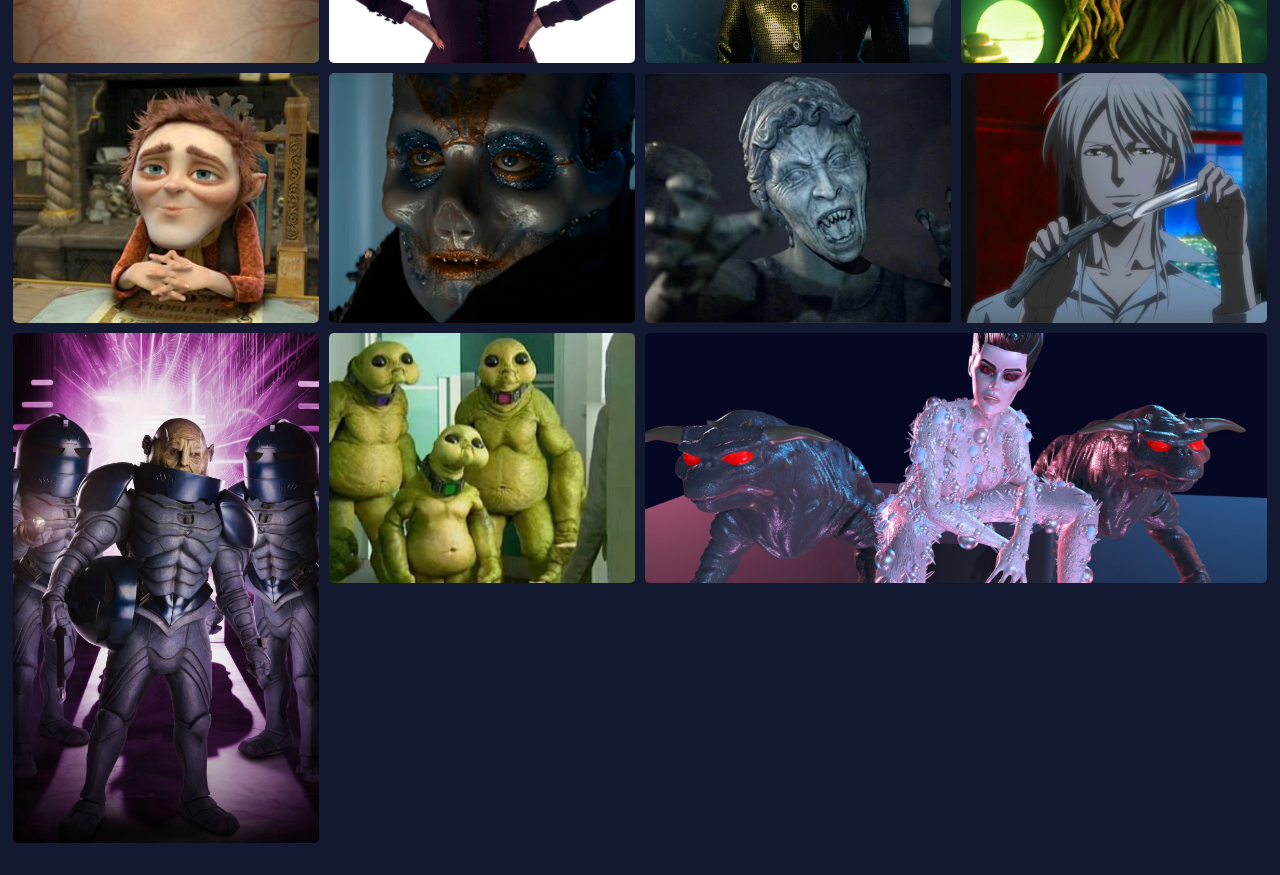
<file: villains.html>
<!DOCTYPE html>
<html lang="en">
<head>
    <meta charset="UTF-8">
    <meta name="viewport" content="width=device-width, initial-scale=1.0">
    <title>Document</title>
    <link rel="stylesheet" href="css/main.css">
    <link rel="stylesheet"  href="css/villains.css">
    <link rel="icon" href="images/quran.png" type="image/x-icon">
    <link rel="preconnect" href="https://fonts.googleapis.com">


</head>


<body>
   
    <header >
        <h2 class = "Back_btn"> <a href="index.html">Назад</a></h2>
        <h1 class="testh"><span class="villains">Галерея Злодеев</span></h1>
    </header>


    <div class = "row">
        <!-- <div class = "column"> -->
            <div class="card-img">
                <img src="images_villains/cybermen.webp" alt="Doctor WHO logo" >
                <div class="vil-descr"><p>Кибермужики <br />Доктор Кто</p></div>
            </div>

            <div class="card-img"><img src="images_villains/Farquaad_points_at_Shrek_laugh.webp" alt="Doctor " >
                <div class="vil-descr"><p>Лорд Фаркуад<br />Шрек</p></div>
            </div>

            <div class="card-img_stretch_vrtc"><img src="images_villains/prince-charming-from-the-shrek-franchise-v0-h598lbzz5jvb1.webp" alt="Doctor " >
                <div class="vil-descr"><p>Принц Чарминг<br />Шрек</p></div>
            </div>
         
        <!-- </div> -->

         <!-- <div class = "column"> -->
            <div class="card-img_stretch_vrtc"><img src="images_villains/marshmallow.jpg" alt="Doctor " >
                <div class="vil-descr"><p>Стэй Пафт Зефирный Человек<br />Охотники за приведениями</p></div>
             </div>

            <div class="card-img"><img src="images_villains/Hector_Salamanca_2009.webp" alt="Doctor ">
                <div class="vil-descr"><p>Гектор Саламанка<br />Во все тяжкие</p></div>
            </div>

            <div class="card-img_stretch_hznt"><img src="images_villains/Jagrafess.webp" alt="Doctor " >
                <div class="vil-descr"><p> Джаграфесс<br />Доктор Кто</p></div>
            </div> 
         <!-- </div> -->
<!-- 
          <div class = "column"> -->
            <div class="card-img"><img src="images_villains/magase.jpg" alt="Doctor " >
                <div class="vil-descr"><p>Магасэ Аи<br />Вавилон</p></div>
            </div>

            <div class="card-img_stretch_vrtc"><img src="images_villains/Zagreussits.webp" alt="Doctor " >
                <div class="vil-descr"><p>Загреус<br />Доктор Кто</p></div>
            </div>

            <div class="card-img_stretch-both"><img src="images_villains/Dalek.webp" alt="Doctor " >
                <div class="vil-descr"><p>Далеки<br />Доктор Кто</p></div>
            </div>
         <!-- </div> -->

         <!-- <div class = "column"> -->
            <div class="card-img"><img src="images_villains/main_Gustavo_Fring.jpg" alt="Doctor " >
                <div class="vil-descr"><p>Густаво Фринг<br />Во все тяжкие</p></div>
            </div>

            <div class="card-img"><img src="images_villains/Swarm_29.webp" alt="Doctor " >
                <div class="vil-descr"><p>Сворм<br />Доктор Кто</p></div>
            </div>

            <div class="card-img"> <img src="images_villains/Empress.webp" alt="Doctor " >
                <div class="vil-descr"><p>Императрица ракносс<br />Доктор Кто</p></div>
            </div>
         <!-- </div> -->

         <!-- <div class = "column"> -->
            <div class="card-img"><img src="images_villains/Davros.webp" alt="Doctor " >
                <div class="vil-descr"><p>Даврос<br />Доктор Кто</p></div>
            </div>

            <div class="card-img"> <img src="images_villains/Cassandra_closeup_The_End_of_the_World.webp" alt="Doctor ">
                <div class="vil-descr"><p>Леди Кассандра О'Брайен. Δ17<br />Доктор Кто</p></div>
            </div>

            <div class="card-img"><img src="images_villains/Missy-1.webp" alt="Doctor " >
                <div class="vil-descr"><p>Мастер<br />Доктор Кто</p></div>
            </div>

         <!-- </div> -->
         <!-- <div class = "column"> -->
            <div class="card-img"><img src="images_villains/Kovarian.PNG.webp" alt="Doctor " >
                <div class="vil-descr"><p>Мадам Ковариан<br />Доктор Кто</p></div>
            </div>

            <div class="card-img"><img src="images_villains/OodNephew.webp" alt="Doctor ">
                <div class="vil-descr"><p>Племянник<br />Доктор Кто</p></div>
            </div>

            <div class="card-img"><img src="images_villains/rumpel.jpg" alt="Doctor " >
                <div class="vil-descr"><p>Румпельштильцхен<br />Шрек</p></div>
            </div>
         <!-- </div> -->

         <!-- <div class = "column"> -->
            <div class="card-img"><img src="images_villains/Azure_29.webp" alt="Doctor " >
                <div class="vil-descr"><p>Азурь<br />Доктор Кто</p></div>
            </div>

            <div class="card-img"><img src="images_villains/Weeping_Angel.webp" alt="Doctor " >
                <div class="vil-descr"><p>Плачущий Ангел<br />доктор Кто</p></div>
            </div>

             <div class="card-img"> <img src="images_villains/akishima.webp" alt="Doctor " >
                <div class="vil-descr"><p>Сёго Макишима<br />Психо-Паспорт</p></div>
            </div>
         <!-- </div> -->
<!-- 
         <div class = "column"> -->
            <div class="card-img_stretch_vrtc"> <img src="images_villains/General_Staal_and_his_soldiers.webp" alt="Doctor " >
                <div class="vil-descr"><p>Сонтаранцы<br />Доктор Кто</p></div>
            </div>

            <div class="card-img"> <img src="images_villains/Dax Fex Fize Slitheen.webp" alt="Doctor ">
                <div class="vil-descr"><p>Дакс Фэкс Файз Госсимар-Дэй Сливин<br />Доктор Кто</p></div>
            </div>

            <div class="card-img_stretch_hznt"> <img src="images_villains/gozer.jpeg" alt="Doctor " >
                <div class="vil-descr"><p>Гозер<br />Охотники за приведениями</p></div>
            </div>
         <!-- </div> -->
         
    </div>


</body>
</html>
</file>
<file: css/main.css>
@import url('https://fonts.googleapis.com/css2?family=Montserrat:ital,wght@0,200;0,300;0,400;0,700;1,200&display=swap" rel="stylesheet');
body {
  background-color: rgb(18, 25, 48);
  margin:0;
}
.body_{
 
  display: grid;
  grid-template-areas: 
  "head head"
  "up up"
  "hero_1 d-part1 "
  "d-part2 hero_2"
  "hero_3 d-part3 "
  "under under"
  "footer footer"
}
header{
 grid-area: head;
}
.up-part{
  grid-area: up;
}
.d-part{

   grid-area: pic;
   justify-self: center;

}
.bottom{
 grid-area: under;
} 
@media screen  and (max-width: 1200px){
  .body_{
    display: grid;
    grid-template-columns: 100%;
    grid-template-rows: repeat(auto, 8);
    grid-template-areas: 
    "head"
    "up"
    "d-part1"
    "hero_1"
    "d-part2"
    "hero_2"
    "d-part3 "
    "hero_3"
    "under"
    "footer"
    ;
  }

  .hero_1{
    width: 100% !important;
  }
  .hero_2{
    width: 100% !important;
  }
  .hero_3{
    width:100% !important;
  }
  
}



.hero_1{
  grid-area: hero_1;
  width: 50em;
  text-align: center;
}
.d-part1{
  justify-self: center;
  grid-area: d-part1;
}
.hero_2{
  grid-area: hero_2;
  width: 40em;
  text-align: center;
}
.d-part2{
  justify-self: center;
  grid-area: d-part2;
}
.hero_3{
  grid-area: hero_3;
  width: 40em;
  text-align: center;
}
.d-part3{
  justify-self: center;
  grid-area: d-part3;
}
                                                /* NOTIFS button */
.n-box{
  position: fixed;
  top:90%;
  left:90%;

  display: flex;
  align-items: center;
  justify-content: center;


}
.notifs{
  box-shadow: 3px 2px 3px rgba(0, 0, 0, 0.26);
  border-radius: 5px;
  background-color: #6b5ee4;
  width: 40px; 
  height: 40px; 
  transition: width 0.3s; 


  position: relative;

  
}
.num {
  position: absolute;
  top: -40%;
  right: -20%;
  font-weight: 600;

  width: 30px;
  height: 30px;

  background-color: #6b5ee4;
  border-radius: 50%;

  visibility: visible;
  opacity: 1;
  transition: .3s;

}
.num p{
  text-align: center;
  margin-top: 20%;
  margin-left: 8%;
  /* font-size:12px; */

}
.notifs ul{
 
  width: 120px;
  color: rgb(203, 203, 224);
  font-family: 'Montserrat', sans-serif; 
  
  padding: 0px;
  margin-left: 0px;
  margin-top: 0px; 


  border-bottom-left-radius: 5px;
  border-bottom-right-radius: 5px;


}
.notifs ul li{
  padding: 5px 5px;
  display: none;
}
.notifs img{

  transition: transform 0.3s;
}
.notifs:hover {
  border-radius: 0;
  border-top-left-radius: 5px;
  border-top-right-radius: 5px;


  transform: translateY( -120px); 
  width: 120px;
  height: 45px; 

  padding-top: 5px;

  transition: .3s;
}
.notifs:hover ul{
  background-color: #6b5ee4;
  visibility: visible;
  transition: .3s; 
}
.notifs:hover img{
  transform: translateX(40px); 
}
.notifs:hover ul li{
  display: inline-block;
  

} 
.notifs:hover .num{
  opacity: 0;
  visibility: hidden;
}

.close-btn {
  background: none;
  border: none;
  font-size: 14px;
  cursor: pointer;
  color:rgb(205, 232, 255);
  margin-left: 5px;
}

.notifs ul li.closed {
  opacity: 0;
  height: 0;
  padding: 0;
  margin: 0;
  overflow: hidden;
  transition: opacity 0.3s ease-out, height 0.3s ease-out;
}

@media screen  and (max-width: 1000px){
  .notifs{display: none;}
}


                                                          /* BODY */
h1{
    background-image: linear-gradient(45deg, #e1e0e9, #321da5);
    background-size: 100%;
    -webkit-background-clip: text;
    -moz-background-clip: text;
    -webkit-text-fill-color: transparent; 
    -moz-text-fill-color: transparent;

    text-align: center;
    font-family: 'Montserrat', sans-serif;
}
h2{
    color: rgb(224, 224, 236);
    margin-left: 20px;
    font-family: 'Montserrat', sans-serif;
}
h3, h4, legend{
    color: rgb(224, 224, 236);
    margin-left: 20px;
    font-family: 'Montserrat', sans-serif;
}
p,p ul,dl{
    color: rgb(203, 203, 224);
    margin-left: 20px;
    font-family: 'Montserrat', sans-serif;
}

.main_hero{
  border-radius: 5px;

  
}
 
 
.ol-container{
    color: rgb(203, 203, 224);
    margin-left: 30px;
    font-family: 'Montserrat', sans-serif;
}

.nav-container li{
    width: 150px; 
    display: inline-block;
    font-family: 'Montserrat', sans-serif;

} 

.nav-container{
grid-area: nav;

  left:25%;

  padding-top: 10px;
  padding-bottom: 35px;
  text-align: center;
   
}

.huge-logo{

    display: block;

    top: 14em; left: 14em;

    margin-left: auto;
    margin-right: auto;
 }

figcaption{
  text-align: center;
}

figure {
  display: inline-block;
  margin: 1em;
}

figcaption{
    color: rgb(112, 112, 151);
    font-family: 'Montserrat', sans-serif;
    text-align: center; 
}

main{
  background-color: rgb(61, 82, 153);
  padding-top: 10px;
  padding-bottom: 10px;
}

article{

  background-image: linear-gradient(45deg, rgb(72, 62, 145), #211374);
  background-size: 100%;
  padding-top: 10px;
  padding-bottom: 10px;
}
article p, article h3{
  margin-left: 2%;
  margin-right: 2%;
}


.villains-container{
  padding-top: 10px;
  padding-bottom: 10px;

}
.villains-container h4, .villains-containerp{
  margin-left: 2%;
  margin-right: 2%;
}

.ref-card-cont{
  display: flex;
  justify-content: center;
  align-items: center;
  flex-wrap: wrap;
  padding: 40px;

  transition: .3s;
}

.ref-card-cont .ref-card-box{
  position: relative;
  display: flex;
  justify-content: center;
  align-items: center;

  width: 300px;
  height: 300px;
  margin: 0 30px;
  margin-bottom: 50px;
}

.ref-card-box:before{
  content: '';
  position: absolute;
  top: auto;
  /* left: 50px; */
  width: 200px;
  height: 200px;
  background: rgba(255, 255, 255, 0.493);
  border-radius: 100px;
  transition: .3s;

}

.ref-card-box:after{
  content: '';
  position: absolute;
  top: auto;
  width: 200px;
  height: 200px;
  background: rgba(255, 255, 255, 0.2);
  border-radius: 100px;
  filter: blur(30px);
}

.ref-card-box:hover:before{
  width: 250px;
  height: 250px;
  border-radius: 200px;
}

.ref-card-box:nth-child(1)::before,
.ref-card-box:nth-child(1)::after{
  background: radial-gradient(#9e95ec, #2e1cd3);
}
.ref-card-box:nth-child(2)::before,
.ref-card-box:nth-child(2)::after{
  background: radial-gradient(#6b18a1, #9990eb);
}
.ref-card-box:nth-child(3)::before,
.ref-card-box:nth-child(3)::after{
  background: radial-gradient(#9b64da, #3926e0);
}

.ref-card-box span{
  position: absolute;
  display: block;
  z-index: 5;
  top: 0;
  left: 0;
  right: 0;
  bottom: 0;
}

.ref-card-box span::before{
  content: '';
  position: absolute;
  top: 0;
  left: 0;
  width: 100%;
  height: 100%;
  border-radius: 100px;
  background-color: rgba(255, 255, 255, 0.2);
  backdrop-filter:blur(15px);
  transition: .3s;
  opacity: 0;
  box-shadow: 0 5px 15px rgba(0,0,0,.5);

  animation: animate-square 5s ease-in-out infinite;
}
.ref-card-box span:hover::before{
  top: -50px;
  left: -30px;
  width: 100px;
  height: 100px;
  opacity: 1;
}

.ref-card-box span::after{
  content: '';
  position: absolute;
  top: 0;
  left: 0;
  width: 100%;
  height: 100%;
  border-radius: 100px;
  background-color: rgba(255, 255, 255, 0.2);
  backdrop-filter:blur(15px);
  transition: .3s;
  opacity: 0;
  box-shadow: 0 5px 15px rgba(0,0,0,.5);

  animation: animate-square 5s ease-in-out infinite;
  animation-delay: -2s ;
}
.ref-card-box span:hover::after{
  top: 280px;
  left: 200px;
  width: 100px;
  height: 100px;
  opacity: 1;

}

.card-content{
  position: relative;
  background-color: rgba(255, 255, 255, 0.05);
  backdrop-filter:blur(15px);
  border-radius: 18px;
  padding-bottom: 30px;
  box-shadow: 0 5px 15px rgba(0,0,0, .1);
  transition: .2s;
  
  z-index: 1;
}

.card-content h4{
font-size: 1.1em;
}

.ref-card-box:hover .card-content{
  left: -25px;
  padding: 60px 40px;
}
.card-content a{
  cursor: pointer;
}
.learn_more{
  text-decoration: underline;
}

@keyframes animate-square{
  0%,100%{
      transform:translateY(-5px);
  }
  50%{
      transform: translateY(5px);
  }
}


.did_u_know{
  text-decoration: underline;
}

aside {
  /* top: 400px;left: 40px; */

  /* float: right; */

  shape-outside: content-box;
  /* margin-top: 4rem;
  margin-right: 2em;
  margin-left: 1.5em; */


 justify-self: center;
  align-self: center;
  
}


                                                              /* FOOTER */
footer{
  background-image: linear-gradient(45deg, rgb(72, 62, 145), #211374);
  margin-bottom: 0;
  padding-top: 10px;

  grid-area: footer;


}

.footer-cont{
  display: grid;
  /* grid-template-columns: [links] 1fr [socials] 1fr [address] 1fr [cite] 1fr[finish]; */
  grid-gap:20px;
  grid-template-areas: 
    "texts socials address cite"
    ;
}

.socials-cont{
  /* grid-column-start: socials;
  grid-column-end: address;*/
 
  align-self: center;

  grid-area: socials;

}
.links-cont{
  /* grid-column-start: links;
  grid-column-end: socials; */
  grid-area: texts;
  align-self: center;

}

address{
  /* margin-left: 20px; */

  /* grid-column-start: address;
  grid-column-end: cite; */
  grid-area: address;
  align-self: center;

}
.cite-cont{
  /* grid-column-start: cite;
  grid-column-end: finish; */
  grid-area: cite;
  align-self: center;
}
@media screen  and (max-width: 991px){
  .footer-cont{
    display: grid;
    grid-template-areas: 
    "texts socials"
    "address cite"

    ;
  }
}
@media screen  and (max-width: 768px){
  .footer-cont{
    grid-template-areas: 
    "texts"
    "socials"
    "address"
    "cite"
    ;

    .socials-cont{
      align-self: center;
      align-items: center;
      align-content: center;
      justify-self: start;
      justify-content: stretch;
      justify-items: stretch;
    }
    .links-cont{
      align-self: center;
      align-items: center;
      align-content: center;
      justify-self: start;
      justify-content: stretch;
      justify-items: stretch;
    }
    address{
      align-self: center;
      align-items: center;
      align-content: center;
      justify-self: auto;
      justify-content: stretch;
      justify-items: stretch;
    }
    .cite-cont{
      align-self: center;
      align-items: center;
      align-content: center;
      justify-self: auto;
      justify-content: stretch;
      justify-items: stretch;
    }
  }
}

pre{
  margin-bottom: 0;
  text-align: right;
  color: rgb(203, 203, 224);
  padding-right: 20px;
  font-family: 'Montserrat', sans-serif;
}

.logo-link:hover {
  background-image: linear-gradient(45deg, #e1e0e9, #321da5);
  background-size: 100%;
  -webkit-background-clip: text;
  -moz-background-clip: text;
  -webkit-text-fill-color: transparent; 
  -moz-text-fill-color: transparent;
}

a:link:not(.logo-link){
    color: rgb(203, 203, 224);
    margin-left: 20px;
    font-family: 'Montserrat', sans-serif;
}

a:visited:not(.logo-link){
  color: rgb(203, 203, 224);
    margin-left: 20px;
    font-family: 'Montserrat', sans-serif;
}

a:hover:not(.logo-link){color: rgb(105, 86, 218);
  background-color: transparent;
  text-decoration: underline;
}

                                              /* HELPER*/
.cl_container{
  display: flex;
  float: right;
  margin-top:1%;
  /* width: 25%;
  height: 27%; */
}

.cl_container a{
  width: 40px;
  height:40px ;
  text-align: center;
  text-decoration: none;
  overflow: hidden;

  margin: 0 30px;
  box-shadow: 0 0 2px 1px rgba(0, 0, 0, 0.26);
  border-radius:100%;
  position: relative;
}
.cl_container .fa-brands{
  font-size: 30px;
  line-height: 40px;
  position: relative;
  z-index: 5;
  color:#7a3db8;
  transition: color .3s;
}

.cl_container a::after{
  content: '';
  position: absolute;
  width: 100%;
  height: 100%;
  top: -50px;
  left: 0;
  background-image: linear-gradient(#6d3bbd,#2b33a7);
  transition: .3s;
}

.cl_container a:hover::after{
  top:0;
}
.cl_container a:hover .fa-brands{
  color: aliceblue;
}
.cl_container a:hover .fa-facebook-f,.cl_container a:hover .fa-twitter, .cl_container a:hover .fa-instagram
{
  cursor: not-allowed;
}

                                                    /* HZ */

.v-m-cont{
  position: relative;
  display: flex;
  justify-content: center;
  align-items: center;
  text-align: center;
}
.v-m-cont .box{
  position: relative;
  background: #000000;
  width:540px;
  height:320px;
}

.v-m-cont .box .video{
  position: absolute;
  top: 0;
  left:0;

  width: 100%;
  height: 100%;
}

.v-m-cont .box .video video{
  position: absolute;
  top: 0;
  left:0;
  width: 100%;
  height: 100%;
  object-fit: cover;
}

.v-m-cont .box .content-box{
  position: absolute;
  top: 40px;
  left:40px;
  right:40px;
  width: 85%;
  background-color: rgb(105, 86, 218, .97);

  display: flex;
  justify-content: center;
  align-items: center;

  transition: .15s;
  transform-origin: left;
  transform:scaleX(0);
}


.v-m-cont .box:hover .content-box{
  transition: .4s;
  transform-origin: left;
  transform:scaleX(1);
}


.v-m-cont .box .content-box .content-text{
  position: relative;
  padding: 20px 60px;
  font-size: 20px;
  opacity: 0;
}

.v-m-cont .box:hover .content-box .content-text{
  opacity: 1;
  transition: .15s;
}

/*                                       SCROLL BAR                                    */
/* width */
::-webkit-scrollbar {
  width: 20px;
}

/* Track */
::-webkit-scrollbar-track {
  box-shadow: inset 0 0 5px grey; 
  border-radius: 7px;
}
 
/* Handle */
::-webkit-scrollbar-thumb {
  background: rgba(255, 255, 255, 0.199); 
  border-radius: 7px;
}

/* Handle on hover */
::-webkit-scrollbar-thumb:hover {
  background: #ffffff77; 
}
</file>
<file: css/actors.css>
.flex-container{
    position: relative;
    display: inline-flex;
    padding: 1%;
    border:1px solid #e1e0e9;
    border-radius: 10px;

    filter: brightness(70%);

    align-items: center;
    overflow: hidden;
    z-index: 90;
   }
  
.flex-container::before{
    content: '';
    position:absolute;
    width :100%;
    height: 100%;
    margin-left: -1.7%;
    padding: 0;
  

  }

  .flex-container::after{
    content: '';
    position: absolute;

    inset: 10px;
    border-radius: 10px;
    z-index: 1;
  }

.flex-container:hover::before{ 
    content: '';
    position:absolute;
    width :170%;
    height: 50%;
    margin-left:-35%;
    padding: 0;
    background-color: rgb(212, 169, 247);
    box-shadow: 0 0 20px antiquewhite;
    animation: border infinite linear 7s;
  }

  .flex-container:hover::after
  {
    background-color: rgb(18, 25, 48);
  }
  .img-cont{
    position: relative;
    width : 137px;
    height: 200px;
    
    border-radius: 10px;

    z-index: 999;
  }
 

  .img-cont::before{
    content: '';
    position:absolute;
    width :90px;
    height: 140%;

  }



  .flex-page .flex-container:hover {
    transform: scale(1.01);
    filter: brightness(100%);
  }


  @keyframes border {
    0%{
        transform: rotate(0deg);
    }
    100%{
        transform: rotate(360deg);
    }
  }

  .img-cont img{
    width: 130px;
    height: 193px;

    border-radius: 10px;
    z-index: 99;
  }

   .flex-cont-info{
    display: flex;
    justify-content: center;
    align-items: center;
    position: relative;

   }

.flex-cont-info p{
    text-align: left;
    z-index: 999;
   }
.flex-page h2{
    position: relative;
    z-index: 999;
}
   .flex-page{
    margin-left: 5%;
    margin-right: 5%;
  
    display: flex;
    flex-direction: column;
   }
  
   /*                                       SCROLL BAR                                    */
/* width */
::-webkit-scrollbar {
  width: 20px;
}

/* Track */
::-webkit-scrollbar-track {
  box-shadow: inset 0 0 5px grey; 
  border-radius: 7px;
}
 
/* Handle */
::-webkit-scrollbar-thumb {
  background: rgba(255, 255, 255, 0.199); 
  border-radius: 7px;
}

/* Handle on hover */
::-webkit-scrollbar-thumb:hover {
  background: #ffffff77; 
}
</file>
<file: css/actors_shrek.css>
body {
    margin: 0;
    background-image: linear-gradient(to left top, transparent 25%, rgb(0, 107, 7) 50%);
    background-size: 200% 200%;
    background-position: right bottom; 
    transition: background-position 1.2s;
}

.flex-container:hover::after
{
    background:  rgb(0, 107, 7) ;
}

.flex-container:hover::before{ 

    background-color: rgb(169, 247, 202);
    
}

a:hover:not(.logo-link){color: rgb(86, 218, 126);
    background-color: transparent;
    text-decoration: underline;
}
</file>
<file: css/chars.css>
.card-container {
    display: flex;
    flex-wrap: wrap;
     justify-content: center; 

  }
  
  .card {
    width: 23%;
    height: 25rem; 
    margin: .5%;
    position: relative;
    overflow: hidden;
    box-shadow: 0px 2px 4px rgba(0, 0, 0, 0.3);
    background-color: rgba(148, 148, 148, 0.3);
    backdrop-filter: blur(15px);
    border-radius:5px;
    transition: height 0.3s ease-in-out;
  }

  .card:hover{
    transform: scale(1.03);
  }
  
  .card__image {
    width: 100%;
    height: 100%;
    position: relative;
  }
  
  .card__image img {
    width: 100%;
    height: 65%;
    object-fit: cover;
  }
  
  .card_info {
    margin-left: 20px;
   
  }
  
  .card_info p {
    color: aliceblue;
    font-size: 18px;
    margin: 0;
    transition: .3s ease-in-out; 
  }
  
  @media screen and (max-width: 1200px){
    .card{ 
        flex: 32%;
        max-width: 32%; }
  }
  
  @media screen and (max-width: 900px){
    .card{ 
        flex:49%;
        max-width: 49%; }
  }
  
  @media screen and (max-width:600px){
    .card{ 
        flex: 100%;
        max-width: 100%; }
  }

 h6{
    color: rgb(203, 203, 224);
    font-size: 1.1rem;
    margin-bottom: .5rem;
    margin-top: 1rem;
    font-family: 'Montserrat', sans-serif;
}

/*                                       SCROLL BAR                                    */
/* width */
::-webkit-scrollbar {
  width: 20px;
}

/* Track */
::-webkit-scrollbar-track {
  box-shadow: inset 0 0 5px grey; 
  border-radius: 7px;
}
 
/* Handle */
::-webkit-scrollbar-thumb {
  background: rgba(255, 255, 255, 0.199); 
  border-radius: 7px;
}

/* Handle on hover */
::-webkit-scrollbar-thumb:hover {
  background: #ffffff77; 
}
</file>
<file: css/shrek_color_scheme.css>
h1{
    background-image: linear-gradient(45deg, rgb(128, 255, 249), rgb(0, 117, 10) );
    background-size: 100%;
    -webkit-background-clip: text;
    -moz-background-clip: text;
    -webkit-text-fill-color: transparent; 
    -moz-text-fill-color: transparent;

    text-align: center;
    font-family: 'Montserrat', sans-serif;

}
body {

  margin: 0;
  background-image: linear-gradient(to left top, transparent 25%, rgb(0, 107, 7) 50%);
  background-size: 200% 200%;
  background-position: right bottom; 
  transition: background-position 1.2s;
}




  
  a:hover:not(.logo-link){color: rgb(86, 218, 126);
    background-color: transparent;
    text-decoration: underline;
  }

  /*                                       SCROLL BAR                                    */
/* width */
::-webkit-scrollbar {
  width: 20px;
}

/* Track */
::-webkit-scrollbar-track {
  box-shadow: inset 0 0 5px grey; 
  border-radius: 7px;
}
 
/* Handle */
::-webkit-scrollbar-thumb {
  background: rgba(255, 255, 255, 0.199); 
  border-radius: 7px;
}

/* Handle on hover */
::-webkit-scrollbar-thumb:hover {
  background: #ffffff77; 
}
</file>
<file: css/facts.css>
.card-container {
  display: flex;
  flex-wrap: wrap;
   justify-content: center; 
}

.card {
  width: 23%;
  height: auto; 
  margin: .5%;
  position: relative;
  overflow: hidden;
  box-shadow: 0px 2px 4px rgba(0, 0, 0, 0.3);
  border-radius:5px;
  
}

.card__image {
  width: 100%;
  height: 100%;
  position: relative;
}

.card__image img {
  width: 100%;
  height: 100%;
  object-fit: cover;
}

.card_info {
  position: absolute;
  bottom: 0;
  left: 0;
  width: 100%;
  height: 0;
  background-image: linear-gradient(45deg, #e1e0e9ea, #321da5ea);
  text-align: center;
  transition: height 0.3s ease-in-out;



  display: flex;
  align-items: center;
  justify-content: center;

}



.card_info p {
  color: aliceblue;
  font-size: 18px;
  padding: 10px;
  margin: 0;
  visibility: hidden;
  opacity: 0;
  transform: translateY(0%);
  transition: .3s ease-in-out;
}
.card:hover .card_info p {
  opacity: 1;
  visibility: visible;
}


.card:hover .card_info {
  cursor: pointer;
  height: 100%;
}



@media screen and (max-width: 1200px){
  .card{ 
      flex: 32%;
      max-width: 32%; }
}

@media screen and (max-width: 900px){
  .card{ 
      flex:49%;
      max-width: 49%; }
}

@media screen and (max-width:600px){
  .card{ 
      flex: 100%;
      max-width: 100%; }
}

/*                                       SCROLL BAR                                    */
/* width */
::-webkit-scrollbar {
  width: 20px;
}

/* Track */
::-webkit-scrollbar-track {
  box-shadow: inset 0 0 5px grey; 
  border-radius: 7px;
}
 
/* Handle */
::-webkit-scrollbar-thumb {
  background: rgba(255, 255, 255, 0.199); 
  border-radius: 7px;
}

/* Handle on hover */
::-webkit-scrollbar-thumb:hover {
  background: #ffffff77; 
}
</file>
<file: css/universe.css>
.Back_btn {
    text-align: left; 
    margin-top: 0; 
    text-decoration: underline;

}
header a:link:not(.logo-link){
    color: rgb(203, 203, 224);
    margin-left: 20px;
    font-family: 'Montserrat', sans-serif;
}
header a:visited:not(.logo-link){
  color: rgb(203, 203, 224);
    margin-left: 20px;
    font-family: 'Montserrat', sans-serif;
}

header a:hover:not(.logo-link){color: rgb(105, 86, 218);
  background-color: transparent;
  text-decoration: underline;
}
.h {
    text-align: center; 
}

h1{
    background-image: linear-gradient(45deg, #e1e0e9, #321da5);
    background-size: 100%;
    -webkit-background-clip: text;
    -moz-background-clip: text;
    -webkit-text-fill-color: transparent; 
    -moz-text-fill-color: transparent;

    text-align: center;
    font-family: 'Montserrat', sans-serif;
}
h2{
    color: rgb(224, 224, 236);
    margin-left: 20px;
    font-family: 'Montserrat', sans-serif;
}
h3, h4, legend{
    color: rgb(224, 224, 236);
    margin-left: 20px;
    font-family: 'Montserrat', sans-serif;
}
p,p ul,dl{
    color: rgb(203, 203, 224);
    margin-left: 20px;
    font-family: 'Montserrat', sans-serif;
}


body {
    margin: 0;
    padding: 0;
    display: grid;
    grid-template-columns: 1fr;
    grid-template-rows: auto 1fr;
    height: 100vh;
    background-color:  rgb(18, 25, 48);
}

header {
    background-color:  rgb(18, 25, 48);
    color: white;
    text-align: center;
    padding: 1rem;
}

main {
    display: grid;
    grid-template-columns: repeat(3, 1fr);
    grid-gap: 20px;
    padding: 20px;
}

.universe-link {
    text-decoration: none;

    border: 1px solid #ddd;
    border-radius: 8px;
    padding: 15px;
    text-align: center;
    cursor: pointer;
    transition: transform 0.2s ease-in-out;
    min-height: 200px;

    display: grid;
    grid-template-rows: auto 1fr;
    justify-items: center;
}
 
.universe-card img {
    max-width: 100%;
    max-height: 100%;
    border-radius: 5px;
}

.universe-link:hover {
    transform: scale(1.05);
}

@media screen and (max-width: 1450px){
    main{ 
        grid-template-columns: repeat(2, 1fr); }
  }
  
  @media screen and (max-width:600px){
    main{ 
        grid-template-columns: repeat(1, 1fr); }
  }

  /*                                       SCROLL BAR                                    */
/* width */
::-webkit-scrollbar {
    width: 20px;
  }
  
  /* Track */
  ::-webkit-scrollbar-track {
    box-shadow: inset 0 0 5px grey; 
    border-radius: 7px;
  }
   
  /* Handle */
  ::-webkit-scrollbar-thumb {
    background: rgba(255, 255, 255, 0.199); 
    border-radius: 7px;
  }
  
  /* Handle on hover */
  ::-webkit-scrollbar-thumb:hover {
    background: #ffffff77; 
  }
</file>
<file: css/villains.css>
*{
    margin: 0;
    padding:0 ;
    box-sizing: border-box;
}
body{
    display: block;
}

.villains{
    /* border-bottom: 3px solid  rgb(203, 203, 224); */
    background-image: linear-gradient(45deg, #e1e0e9, #321da5);
    background-size: 100%;
    -webkit-background-clip: text;
    -moz-background-clip: text;
    -webkit-text-fill-color: transparent; 
    -moz-text-fill-color: transparent;
}
.testh{
    margin-bottom: 1.5%;


}
.Back_btn{
    padding-bottom:1%;
    padding-top:1%;

}

.row{
    padding-left: 1%;
    padding-right: 1%;
    padding-bottom: 2%;
    display: grid;
    gap: 10px;
    grid-template-columns: repeat(auto-fit, minmax(250px, 1fr));
    grid-auto-rows: 250px; 
    grid-auto-flow: row dense;

 } 
 .row img{
    width: 100%;
    height: 100%;
    object-fit: cover;
 }
.row .card-img_stretch-both {
    grid-row: span 2;
    grid-column: span 2;
}
.row .card-img_stretch_vrtc{
    grid-row: span 2;
}
.row .card-img_stretch_hznt{
    grid-column: span 2;
}
  
img {
     border-radius: 5px;
 }


.card-img, .card-img_stretch_vrtc,  .card-img_stretch_hznt, 
 .card-img_stretch-both{
    position: relative;
    display: inline-block;
 }


 .row:active .card-img, .row:active .card-img_stretch_vrtc, .row:active .card-img_stretch_hznt, 
 .row:active .card-img_stretch-both {
     filter: blur(15px);
     opacity: .5;

 }

 .row .card-img:hover, .row .card-img_stretch_vrtc:hover, .row .card-img_stretch_hznt:hover,
 .row .card-img_stretch-both:hover
 {
    cursor: pointer;
 }

 .row .card-img:active, .row .card-img_stretch_vrtc:active, .row .card-img_stretch_hznt:active,
 .row .card-img_stretch-both:active {
    opacity:1;
    filter: blur(0px);
    transform: scale(1.03);
}

.vil-descr{
    position:absolute ;
    bottom: 0;
    left: 0;
    width: 100%;
    height: 0;
    background-image: linear-gradient(45deg, #e1e0e9ea, #321da5ea);
    text-align: center;
    transition: height 0.3s ease-in-out;
    border-radius: 5px;
  
    /* overflow: hidden; */
  
    display: flex;
    align-items: center;
    justify-content: center;
}

.card-img:active .vil-descr, .card-img_stretch_vrtc:active .vil-descr, .row .card-img_stretch_hznt:active .vil-descr,
.row .card-img_stretch-both:active .vil-descr {
    height: 50%;

}

.vil-descr p{
    color: aliceblue;
    font-size: 18px;
    padding: 10px;
    margin: 0;
    visibility: hidden;
    opacity: 0;
    transform: translateY(0%);
    transition: .3s ease-in-out;
}
.card-img:active .vil-descr p, .card-img_stretch_vrtc:active .vil-descr p, 
.card-img_stretch_hznt:active .vil-descr p,
 .card-img_stretch-both:active .vil-descr p{
    opacity: 1;
    visibility: visible;
}

@media screen and (max-width: 560px){
  
    .card-img_stretch-both
    {   
        grid-row: span 1 !important;
        grid-column: span 1 !important;
    }
    .card-img_stretch_hznt
    {
        grid-column: span 1 !important;
    }
  
}

/*                                       SCROLL BAR                                    */
/* width */
::-webkit-scrollbar {
    width: 20px;
  }
  
  /* Track */
  ::-webkit-scrollbar-track {
    box-shadow: inset 0 0 5px grey; 
    border-radius: 7px;
  }
   
  /* Handle */
  ::-webkit-scrollbar-thumb {
    background: rgba(255, 255, 255, 0.199); 
    border-radius: 7px;
  }
  
  /* Handle on hover */
  ::-webkit-scrollbar-thumb:hover {
    background: #ffffff77; 
  }
</file>
